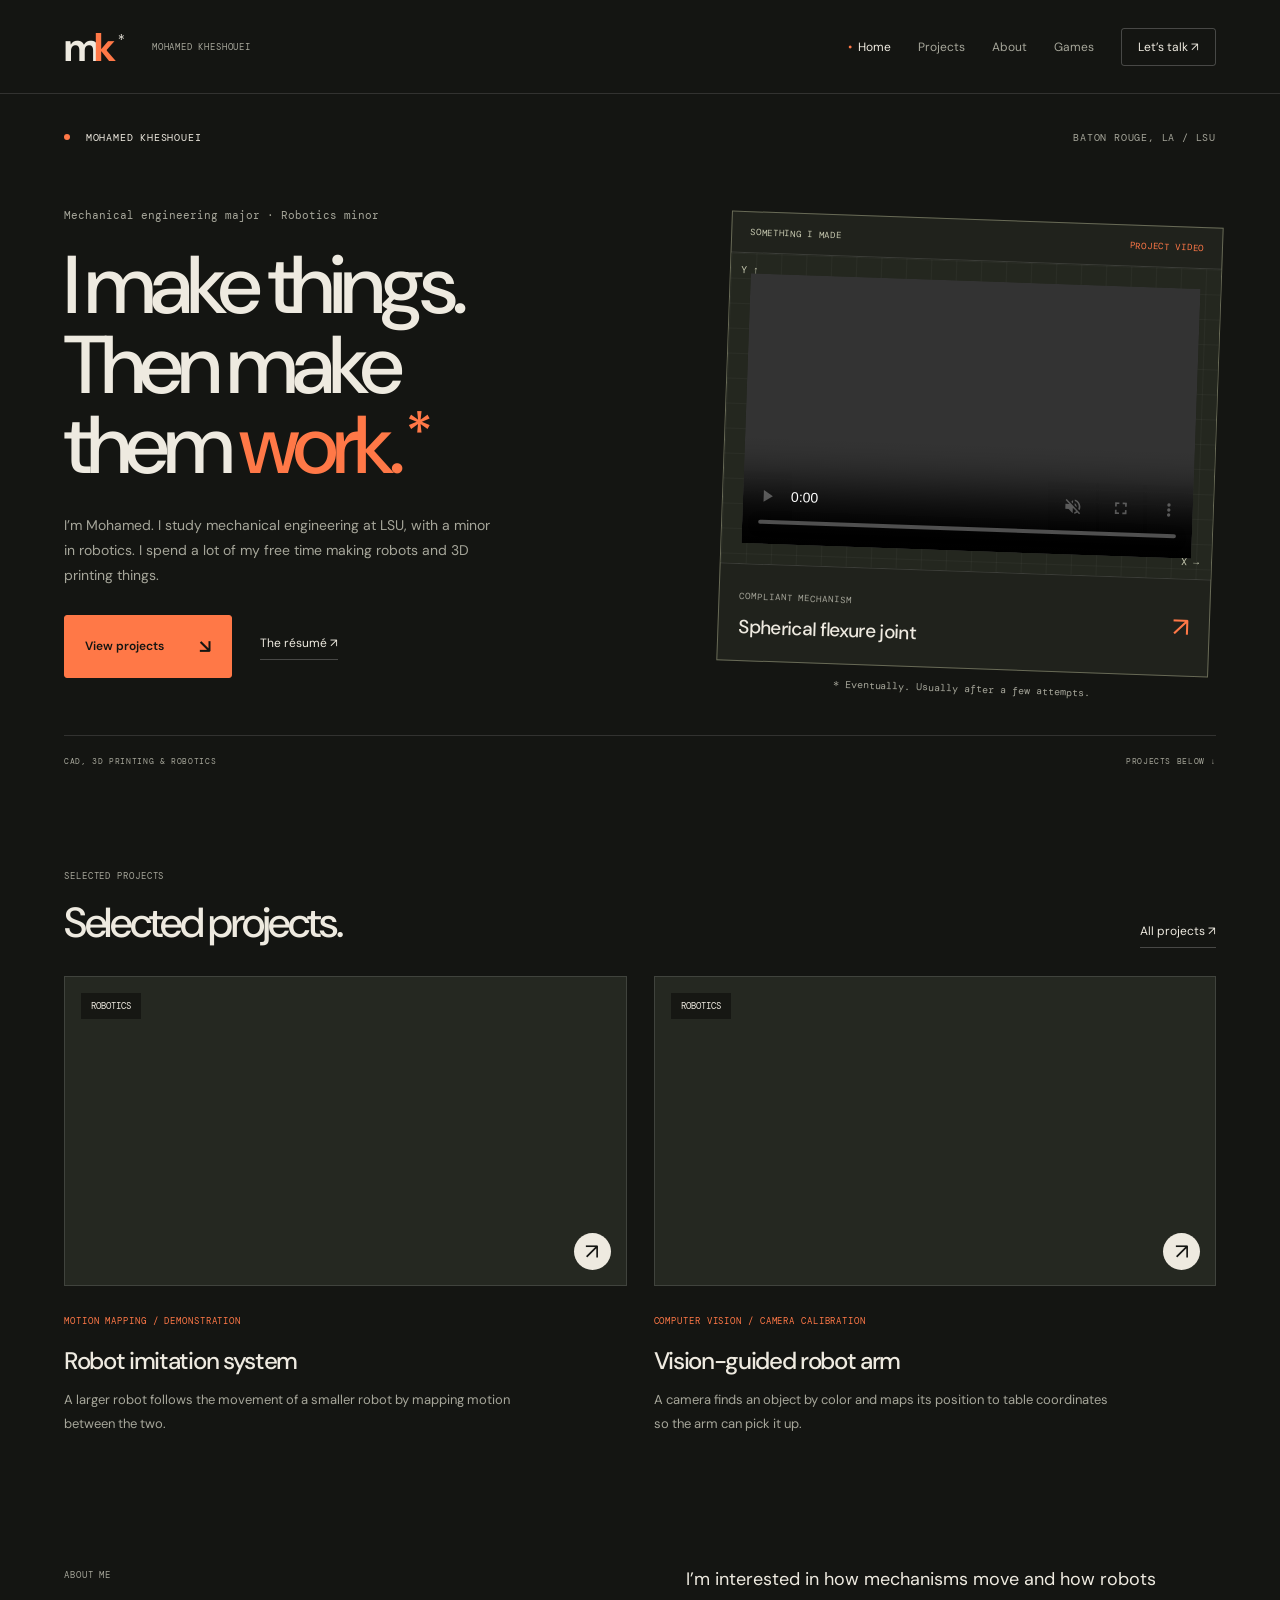
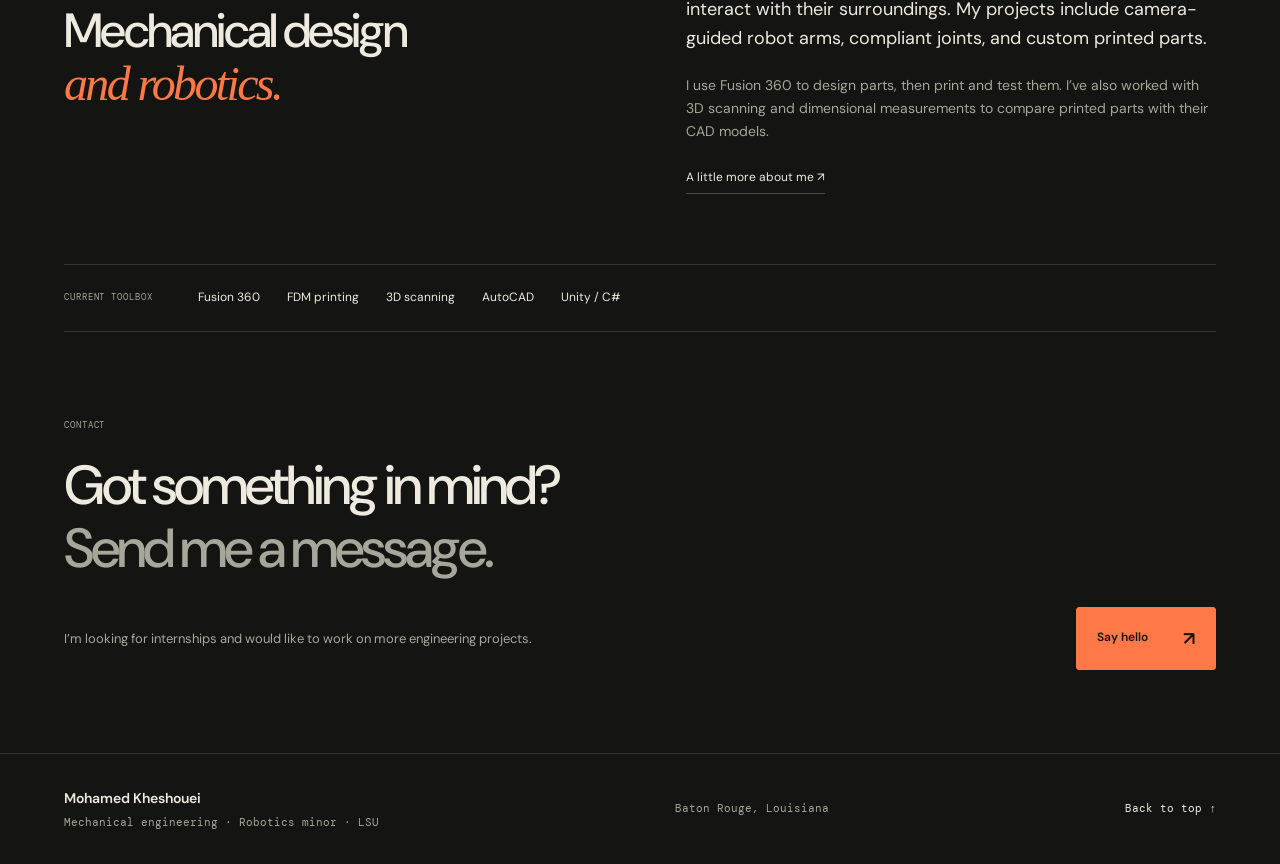
<file: Portfolio-main/index.html>
<!doctype html>
<html lang="en"><head><meta charset="utf-8"><meta name="viewport" content="width=device-width, initial-scale=1"><meta name="description" content="Mohamed Kheshouei — mechanical engineering student at LSU. Robotics minor. Projects in robotics, 3D printing, and mechanical design."><meta name="theme-color" content="#141512"><title>Mohamed Kheshouei — Making things work.</title><link href="https://fonts.googleapis.com/css2?family=DM+Sans:wght@400;500;600;700&family=DM+Mono:wght@400;500&display=swap" rel="stylesheet"><link rel="stylesheet" href="site.css"><script src="homepage-projects.js" defer></script><script src="site.js" defer></script></head><body class="home"><a class="skip-link" href="#main-content">Skip to content</a><span id="top"></span><nav class="site-nav" aria-label="Main navigation"><a class="brand" href="index.html" aria-label="Mohamed Kheshouei home">m<span>k</span><i>*</i></a><span class="nav-note">MOHAMED KHESHOUEI</span><button class="menu-toggle" aria-expanded="false" aria-controls="site-links">Menu <span>+</span></button><ul id="site-links" class="site-links"><li><a href="index.html">Home</a></li><li><a href="projects.html">Projects</a></li><li><a href="experience.html">About</a></li><li><a href="games.html">Games</a></li><li><a href="contact.html">Let’s talk ↗</a></li></ul></nav>
<main id="main-content" class="home-main">
<section class="intro-hero"><div class="hero-topline"><span><i class="status-dot"></i> MOHAMED KHESHOUEI</span><span>BATON ROUGE, LA / LSU</span></div><div class="hero-layout"><div><p class="hero-kicker">Mechanical engineering major · Robotics minor</p><h1>I make things.<br>Then make<br>them <em>work.</em><span class="asterisk">*</span></h1><p class="hero-description">I’m Mohamed. I study mechanical engineering at LSU, with a minor in robotics. I spend a lot of my free time making robots and 3D printing things.</p><div class="hero-actions"><a class="action-primary" href="#selected-work">View projects <span>↘</span></a><a class="text-link" href="output/resume/Mohamed_Kheshouei_Resume.pdf" target="_blank" rel="noopener">The résumé ↗</a></div></div><div class="bench"><div class="bench-label"><span>SOMETHING I MADE</span><span class="live-label">CONCEPT STUDY</span></div><div class="bench-visual"><video muted playsinline loop controls preload="metadata" aria-label="Spherical flexure joint concept video"><source src="assets/spherical-flexure-joint.mov">Your browser cannot play this video. <a href="assets/spherical-flexure-joint.mov">Download the flexure video</a>.</video><span class="axis axis-x">X →</span><span class="axis axis-y">Y ↑</span></div><div class="bench-caption"><div><span class="micro">COMPLIANT MECHANISM</span><h2>Spherical flexure joint</h2></div><a href="projects.html#flexure" aria-label="Explore spherical flexure joint">↗</a></div><p class="bench-note">* Eventually. Usually after a few attempts.</p></div></div><div class="hero-bottom"><span>CAD, 3D PRINTING & ROBOTICS</span><a href="#selected-work">PROJECTS BELOW ↓</a></div></section>
<section id="selected-work" class="work-section"><div class="section-heading"><div><span class="micro">SELECTED PROJECTS</span><h2>Selected projects.</h2></div><a class="text-link" href="projects.html">All projects <span>↗</span></a></div><div class="featured-grid"><a class="work-card" href="projects.html#robot"><div class="work-image robot-preview"><video muted playsinline preload="metadata" aria-label="Vision-guided robot arm preview"><source src="assets/robot-arm.mov"></video><span class="image-number">ROBOTICS</span><span class="card-arrow">↗</span></div><div class="work-copy"><span class="micro">COMPUTER VISION / CAMERA CALIBRATION</span><h3>Vision-guided robot arm</h3><p>It uses a camera to find an object by color, then moves the arm to pick it up. Getting the camera and arm to agree on where things were took some work.</p></div></a><a class="work-card" href="projects.html#fidget"><div class="work-image"><img src="assets/nfc-fidget-toy-1.jpg" alt="Personalized 3D printed NFC fidget toy" loading="lazy"><span class="image-number">PRODUCT DESIGN</span><span class="card-arrow">↗</span></div><div class="work-copy"><span class="micro">FDM PRINTING / EMBEDDED NFC</span><h3>NFC fidget toy</h3><p>A 3D printed fidget toy with a spring mechanism and an NFC tag inside. I wanted it to do a little more than just click.</p></div></a></div></section>
<section class="about-section"><div><span class="micro">ABOUT ME</span><h2>Mechanical design<br><em>and robotics.</em></h2></div><div class="about-copy"><p>I’m interested in how mechanisms move and how robots interact with their surroundings. My projects include camera-guided robot arms, compliant joints, and custom printed parts.</p><p>I use Fusion 360 to design parts, then print and test them. I’ve also worked with 3D scanning and dimensional measurements to compare printed parts with their CAD models.</p><a class="text-link" href="experience.html">A little more about me ↗</a></div></section>
<div class="toolbox"><span class="micro">CURRENT TOOLBOX</span><div><span>Fusion 360</span><span>FDM printing</span><span>3D scanning</span><span>AutoCAD</span><span>Unity / C#</span></div></div>
<section class="contact-cta"><span class="micro">CONTACT</span><h2>Got something in mind?<br><em>Send me a message.</em></h2><div><p>I’m looking for internships and would like to work on more engineering projects.</p><a class="action-primary" href="mailto:MohamedKheshouei@gmail.com">Say hello <span>↗</span></a></div></section></main><footer class="site-footer"><a class="footer-name" href="index.html">Mohamed Kheshouei<span>Mechanical engineering · Robotics minor · LSU</span></a><span>Baton Rouge, Louisiana</span><a href="#top">Back to top ↑</a></footer></body></html>
</file>
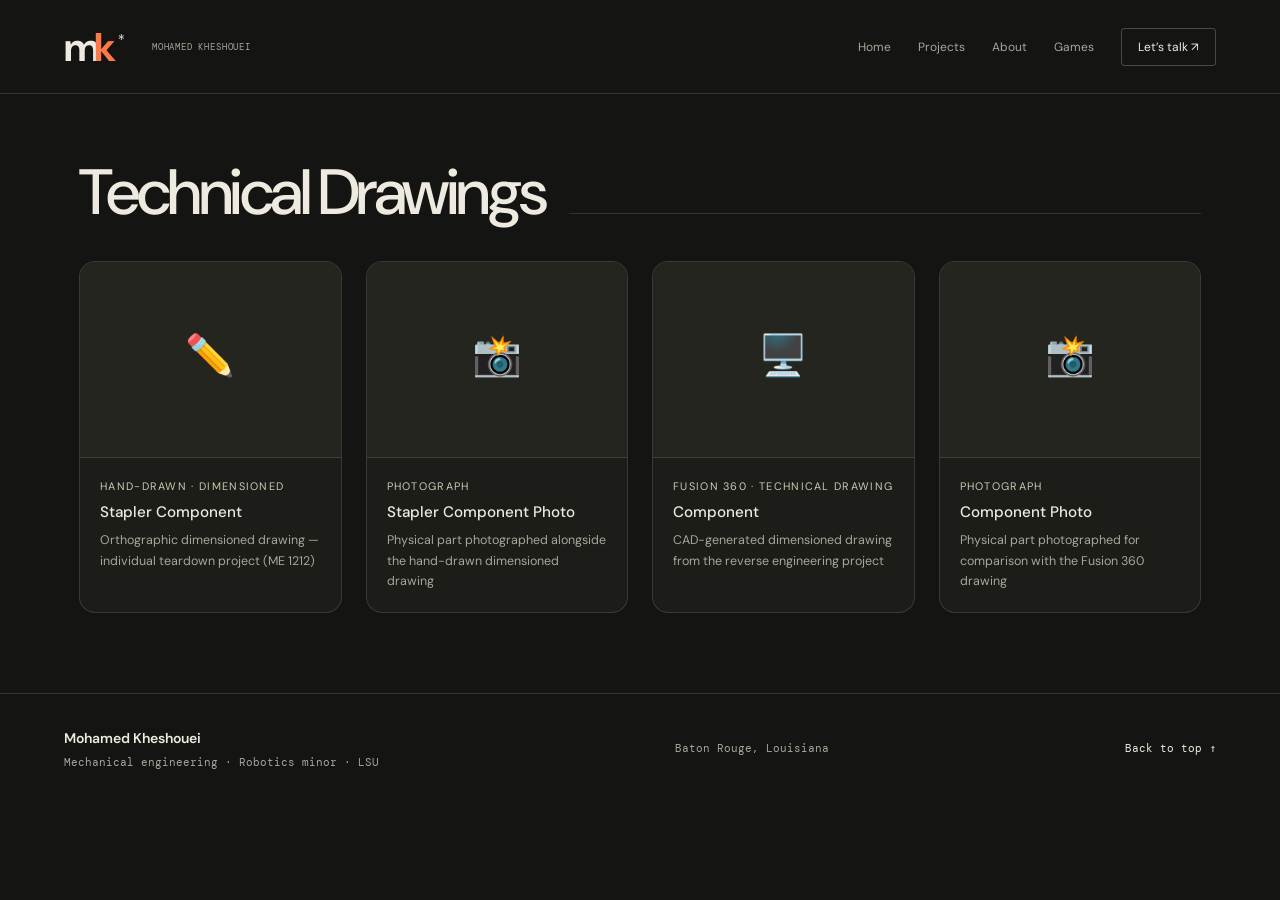
<file: Portfolio-main/drawings.html>
<!DOCTYPE html>
<html lang="en">
<head>
<meta charset="UTF-8">
<meta name="viewport" content="width=device-width, initial-scale=1.0">
<title>Drawings — Mohamed Kheshouei</title>
<link href="https://fonts.googleapis.com/css2?family=Bebas+Neue&family=DM+Sans:wght@300;400;500&family=DM+Mono:wght@400;500&display=swap" rel="stylesheet">
<style>
*, *::before, *::after { box-sizing: border-box; margin: 0; padding: 0; }
:root {
  --bg: #0e0e0e; --bg2: #161616; --bg3: #1e1e1e;
  --border: rgba(255,255,255,0.08); --border2: rgba(255,255,255,0.18);
  --text: #f0ede8; --muted: #8a8680;
  --accent: #e9c212; --accent2: #5af5c8;
}
html { scroll-behavior: smooth; }
body { background: var(--bg); color: var(--text); font-family: "DM Sans", sans-serif; font-size: 16px; line-height: 1.6; overflow-x: hidden; }
nav {
  position: fixed; top: 0; left: 0; right: 0; z-index: 100;
  display: flex; justify-content: space-between; align-items: center;
  padding: 1.1rem 3rem;
  background: rgba(14,14,14,0.9); backdrop-filter: blur(12px);
  border-bottom: 1px solid var(--border);
}
.nav-logo { font-family: "Bebas Neue", sans-serif; font-size: 1.5rem; letter-spacing: 0.1em; color: var(--accent); text-decoration: none; }
.nav-links { display: flex; gap: 2.5rem; list-style: none; }
.nav-links a { font-size: 0.75rem; font-weight: 500; letter-spacing: 0.12em; text-transform: uppercase; color: var(--muted); text-decoration: none; transition: color 0.2s; padding-bottom: 2px; border-bottom: 1px solid transparent; }
.nav-links a:hover, .nav-links a.active { color: var(--text); border-bottom-color: var(--accent); }
.hamburger { display: none; font-size: 1.4rem; cursor: pointer; color: var(--text); }
.nav-mobile { display: none; position: absolute; top: 100%; left: 0; right: 0; background: var(--bg2); flex-direction: column; list-style: none; padding: 1rem 0; border-bottom: 1px solid var(--border); }
.nav-mobile.open { display: flex; }
.nav-mobile a { display: block; padding: 0.65rem 2rem; color: var(--muted); text-decoration: none; font-size: 0.85rem; }
.page { padding: 8rem 3rem 5rem; max-width: 1200px; margin: 0 auto; }
.section-header { display: flex; align-items: baseline; gap: 1.5rem; margin-bottom: 3rem; }
.section-num { font-family: "DM Mono", monospace; font-size: 0.75rem; color: var(--accent); letter-spacing: 0.08em; }
.section-title { font-family: "Bebas Neue", sans-serif; font-size: clamp(2rem, 4vw, 3.2rem); letter-spacing: 0.04em; line-height: 1; }
.section-line { flex: 1; height: 1px; background: var(--border); }
.btn { display: inline-flex; align-items: center; gap: 0.5rem; padding: 0.75rem 1.75rem; border-radius: 0.35rem; font-size: 0.82rem; font-weight: 500; letter-spacing: 0.05em; text-decoration: none; transition: all 0.2s; cursor: pointer; border: none; }
.btn-primary { background: var(--accent); color: #0e0e0e; }
.btn-primary:hover { background: #d4ff5f; transform: translateY(-1px); }
.btn-ghost { background: transparent; color: var(--text); border: 1px solid var(--border2); }
.btn-ghost:hover { background: var(--bg3); }
footer { padding: 2rem 3rem; background: var(--bg); border-top: 1px solid var(--border); display: flex; justify-content: space-between; align-items: center; font-family: "DM Mono", monospace; font-size: 0.72rem; color: var(--muted); }
::-webkit-scrollbar { width: 5px; } ::-webkit-scrollbar-track { background: var(--bg); } ::-webkit-scrollbar-thumb { background: var(--border2); border-radius: 3px; }
.tag { font-family: "DM Mono", monospace; font-size: 0.68rem; padding: 0.25rem 0.6rem; background: var(--bg3); border: 1px solid var(--border); border-radius: 0.25rem; color: var(--muted); }
.tag.green { background: rgba(200,245,90,0.08); border-color: rgba(200,245,90,0.25); color: var(--accent); }
.tag.teal { background: rgba(90,245,200,0.08); border-color: rgba(90,245,200,0.25); color: var(--accent2); }
.tag.inf { background: rgba(245,90,90,0.08); border-color: rgba(245,90,90,0.25); color: #f55a5a; }
.tags { display: flex; flex-wrap: wrap; gap: 0.4rem; }
@media (max-width: 860px) {
  nav { padding: 1rem 1.5rem; }
  .nav-links { display: none; }
  .hamburger { display: block; }
  .page { padding: 6rem 1.5rem 4rem; }
  footer { flex-direction: column; gap: 0.5rem; text-align: center; }
}
@keyframes fadeUp { from { opacity: 0; transform: translateY(20px); } to { opacity: 1; transform: translateY(0); } }
.fade { animation: fadeUp 0.5s ease both; }
.fade2 { animation: fadeUp 0.5s ease 0.1s both; }
.fade3 { animation: fadeUp 0.5s ease 0.2s both; }

.drawings-note { background: var(--bg2); border: 1px solid rgba(90,245,200,0.2); border-left: 3px solid var(--accent2); border-radius: 0.5rem; padding: 0.9rem 1.25rem; font-size: 0.84rem; color: var(--muted); margin-bottom: 2.5rem; }
.drawings-note strong { color: var(--accent2); }
.draw-grid { display: grid; grid-template-columns: repeat(auto-fit, minmax(260px, 1fr)); gap: 1.5rem; }
.draw-card { background: var(--bg2); border: 1px solid var(--border); border-radius: 1rem; overflow: hidden; transition: border-color 0.2s; }
.draw-card:hover { border-color: var(--border2); }
.draw-ph { width: 100%; aspect-ratio: 4/3; background: var(--bg3); display: flex; flex-direction: column; align-items: center; justify-content: center; gap: 0.5rem; color: var(--muted); font-size: 2.5rem; border-bottom: 1px solid var(--border); }
.draw-ph p { font-size: 0.68rem; letter-spacing: 0.1em; text-transform: uppercase; font-weight: 500; }
.draw-info { padding: 1.25rem; }
.draw-type { font-size: 0.68rem; letter-spacing: 0.12em; text-transform: uppercase; color: var(--accent2); margin-bottom: 0.3rem; }
.draw-name { font-weight: 500; font-size: 0.95rem; margin-bottom: 0.3rem; }
.draw-note { font-size: 0.78rem; color: var(--muted); }
</style>
<link rel="stylesheet" href="site.css">
<script src="site.js" defer></script>
</head>
<body data-page="drawings"><a class="skip-link" href="#main-content">Skip to content</a><span id="top"></span>
<nav class="site-nav" aria-label="Main navigation"><a class="brand" href="index.html" aria-label="Mohamed Kheshouei home">m<span>k</span><i>*</i></a><span class="nav-note">MOHAMED KHESHOUEI</span><button class="menu-toggle" aria-expanded="false" aria-controls="site-links">Menu <span>+</span></button><ul id="site-links" class="site-links"><li><a href="index.html">Home</a></li><li><a href="projects.html">Projects</a></li><li><a href="experience.html">About</a></li><li><a href="games.html">Games</a></li><li><a href="contact.html">Let’s talk ↗</a></li></ul></nav>
<div class="page" id="main-content">
  <div class="section-header fade">
    
    <h2 class="section-title">Technical Drawings</h2>
    <div class="section-line"></div>
  </div>
<!--
  <div class="drawings-note fade2">
     <!--<strong>Note:</strong> Drawings and photos go here once uploaded. Slots are ready — just swap in your images where the placeholders are.
  </div>
-->
  <div class="draw-grid">
    
    <div class="draw-card fade2">
      <div class="draw-ph">✏️<p><!--Add your drawing--></p></div>
      <div class="draw-info">
        <div class="draw-type">Hand-Drawn · Dimensioned</div>
        <div class="draw-name">Stapler Component</div>
        <div class="draw-note">Orthographic dimensioned drawing — individual teardown project (ME 1212)</div>
      </div>
    </div>

    <div class="draw-card fade2">
      <div class="draw-ph">📸<p><!--Add photograph--></p></div>
      <div class="draw-info">
        <div class="draw-type">Photograph</div>
        <div class="draw-name">Stapler Component Photo</div>
        <div class="draw-note">Physical part photographed alongside the hand-drawn dimensioned drawing</div>
      </div>
    </div>

    <div class="draw-card fade3">
      <div class="draw-ph">🖥️<p><!--Add Fusion 360 drawing--></p></div>
      <div class="draw-info">
        <div class="draw-type">Fusion 360 · Technical Drawing</div>
        <div class="draw-name"> Component</div>
        <div class="draw-note">CAD-generated dimensioned drawing from the reverse engineering project</div>
      </div>
    </div>

    <div class="draw-card fade3">
      <div class="draw-ph">📸<p><!--Add photograph--> </p></div>
      <div class="draw-info">
        <div class="draw-type">Photograph</div>
        <div class="draw-name"> Component Photo</div>
        <div class="draw-note">Physical part photographed for comparison with the Fusion 360 drawing</div>
      </div>
    </div>

  </div>
</div>
<footer class="site-footer"><a class="footer-name" href="index.html">Mohamed Kheshouei<span>Mechanical engineering · Robotics minor · LSU</span></a><span>Baton Rouge, Louisiana</span><a href="#top">Back to top ↑</a></footer>
<script>
function toggleMenu(){document.getElementById("navMobile").classList.toggle("open");}
(function(){
  var links = document.querySelectorAll(".nav-links a");
  var page = document.body.dataset.page;
  links.forEach(function(l){ if(l.dataset.page===page) l.classList.add("active"); });
})();
</script>
</body>
</html>
</file>
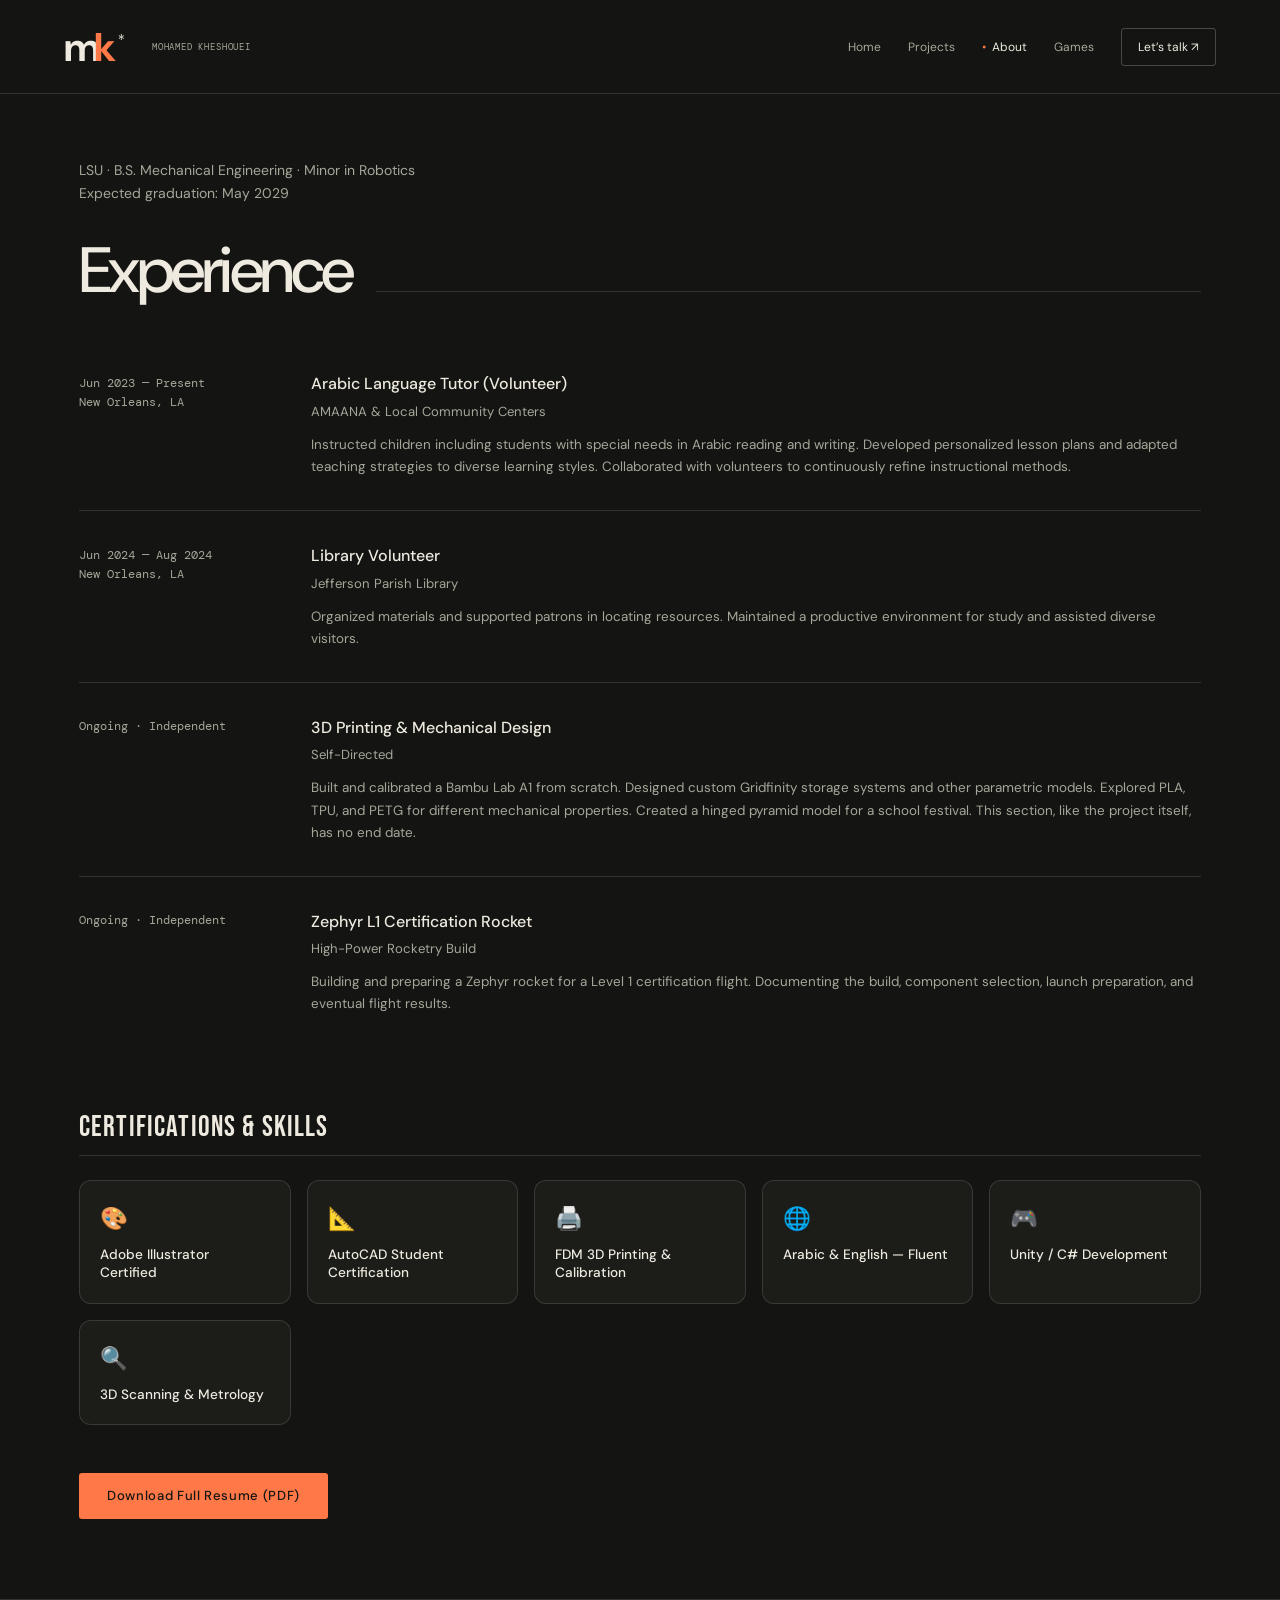
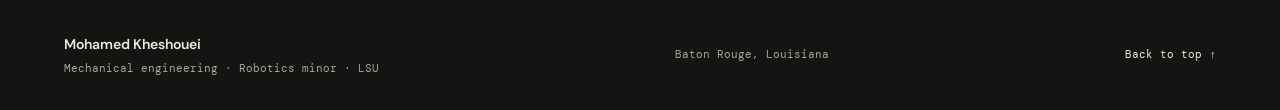
<file: Portfolio-main/experience.html>
<!DOCTYPE html>
<html lang="en">
<head>
<meta charset="UTF-8">
<meta name="viewport" content="width=device-width, initial-scale=1.0">
<title>Experience — Mohamed Kheshouei</title>
<link href="https://fonts.googleapis.com/css2?family=Bebas+Neue&family=DM+Sans:wght@300;400;500&family=DM+Mono:wght@400;500&display=swap" rel="stylesheet">
<style>
*, *::before, *::after { box-sizing: border-box; margin: 0; padding: 0; }
:root {
  --bg: #0e0e0e; --bg2: #161616; --bg3: #1e1e1e;
  --border: rgba(255,255,255,0.08); --border2: rgba(255,255,255,0.18);
  --text: #f0ede8; --muted: #8a8680;
  --accent: #e9c212; --accent2: #5af5c8;
}
html { scroll-behavior: smooth; }
body { background: var(--bg); color: var(--text); font-family: "DM Sans", sans-serif; font-size: 16px; line-height: 1.6; overflow-x: hidden; }
nav {
  position: fixed; top: 0; left: 0; right: 0; z-index: 100;
  display: flex; justify-content: space-between; align-items: center;
  padding: 1.1rem 3rem;
  background: rgba(14,14,14,0.9); backdrop-filter: blur(12px);
  border-bottom: 1px solid var(--border);
}
.nav-logo { font-family: "Bebas Neue", sans-serif; font-size: 1.5rem; letter-spacing: 0.1em; color: var(--accent); text-decoration: none; }
.nav-links { display: flex; gap: 2.5rem; list-style: none; }
.nav-links a { font-size: 0.75rem; font-weight: 500; letter-spacing: 0.12em; text-transform: uppercase; color: var(--muted); text-decoration: none; transition: color 0.2s; padding-bottom: 2px; border-bottom: 1px solid transparent; }
.nav-links a:hover, .nav-links a.active { color: var(--text); border-bottom-color: var(--accent); }
.hamburger { display: none; font-size: 1.4rem; cursor: pointer; color: var(--text); }
.nav-mobile { display: none; position: absolute; top: 100%; left: 0; right: 0; background: var(--bg2); flex-direction: column; list-style: none; padding: 1rem 0; border-bottom: 1px solid var(--border); }
.nav-mobile.open { display: flex; }
.nav-mobile a { display: block; padding: 0.65rem 2rem; color: var(--muted); text-decoration: none; font-size: 0.85rem; }
.page { padding: 8rem 3rem 5rem; max-width: 1200px; margin: 0 auto; }
.section-header { display: flex; align-items: baseline; gap: 1.5rem; margin-bottom: 3rem; }
.section-num { font-family: "DM Mono", monospace; font-size: 0.75rem; color: var(--accent); letter-spacing: 0.08em; }
.section-title { font-family: "Bebas Neue", sans-serif; font-size: clamp(2rem, 4vw, 3.2rem); letter-spacing: 0.04em; line-height: 1; }
.section-line { flex: 1; height: 1px; background: var(--border); }
.btn { display: inline-flex; align-items: center; gap: 0.5rem; padding: 0.75rem 1.75rem; border-radius: 0.35rem; font-size: 0.82rem; font-weight: 500; letter-spacing: 0.05em; text-decoration: none; transition: all 0.2s; cursor: pointer; border: none; }
.btn-primary { background: var(--accent); color: #0e0e0e; }
.btn-primary:hover { background: #d4ff5f; transform: translateY(-1px); }
.btn-ghost { background: transparent; color: var(--text); border: 1px solid var(--border2); }
.btn-ghost:hover { background: var(--bg3); }
footer { padding: 2rem 3rem; background: var(--bg); border-top: 1px solid var(--border); display: flex; justify-content: space-between; align-items: center; font-family: "DM Mono", monospace; font-size: 0.72rem; color: var(--muted); }
::-webkit-scrollbar { width: 5px; } ::-webkit-scrollbar-track { background: var(--bg); } ::-webkit-scrollbar-thumb { background: var(--border2); border-radius: 3px; }
.tag { font-family: "DM Mono", monospace; font-size: 0.68rem; padding: 0.25rem 0.6rem; background: var(--bg3); border: 1px solid var(--border); border-radius: 0.25rem; color: var(--muted); }
.tag.green { background: rgba(200,245,90,0.08); border-color: rgba(200,245,90,0.25); color: var(--accent); }
.tag.teal { background: rgba(90,245,200,0.08); border-color: rgba(90,245,200,0.25); color: var(--accent2); }
.tag.inf { background: rgba(245,90,90,0.08); border-color: rgba(245,90,90,0.25); color: #f55a5a; }
.tags { display: flex; flex-wrap: wrap; gap: 0.4rem; }
@media (max-width: 860px) {
  nav { padding: 1rem 1.5rem; }
  .nav-links { display: none; }
  .hamburger { display: block; }
  .page { padding: 6rem 1.5rem 4rem; }
  footer { flex-direction: column; gap: 0.5rem; text-align: center; }
}
@keyframes fadeUp { from { opacity: 0; transform: translateY(20px); } to { opacity: 1; transform: translateY(0); } }
.fade { animation: fadeUp 0.5s ease both; }
.fade2 { animation: fadeUp 0.5s ease 0.1s both; }
.fade3 { animation: fadeUp 0.5s ease 0.2s both; }

.exp-list { display: flex; flex-direction: column; }
.exp-item { display: grid; grid-template-columns: 200px 1fr; gap: 2rem; padding: 2rem 0; border-bottom: 1px solid var(--border); align-items: start; }
.exp-item:last-child { border-bottom: none; }
.exp-period { font-family: "DM Mono", monospace; font-size: 0.75rem; color: var(--muted); line-height: 1.6; padding-top: 0.15rem; }
.exp-title { font-size: 1rem; font-weight: 500; margin-bottom: 0.2rem; }
.exp-org { font-size: 0.82rem; color: var(--muted); margin-bottom: 0.7rem; }
.exp-desc { font-size: 0.84rem; color: var(--muted); line-height: 1.65; }
.certs-grid { display: grid; grid-template-columns: repeat(auto-fit, minmax(200px, 1fr)); gap: 1rem; margin-top: 1.5rem; }
.cert-card { background: var(--bg2); border: 1px solid var(--border); border-radius: 0.75rem; padding: 1.25rem; transition: border-color 0.2s; }
.cert-card:hover { border-color: var(--border2); }
.cert-icon { font-size: 1.4rem; margin-bottom: 0.5rem; }
.cert-name { font-size: 0.85rem; font-weight: 500; line-height: 1.35; }
.sub-header { font-family: "Bebas Neue", sans-serif; font-size: 1.8rem; letter-spacing: 0.04em; color: var(--text); margin: 3.5rem 0 0.25rem; }
.sub-line { height: 1px; background: var(--border); margin-bottom: 1.5rem; }
.resume-btn-wrap { margin: 3rem 0 0; }
@media(max-width:700px){ .exp-item{ grid-template-columns:1fr; gap:0.5rem; } }
</style>
<link rel="stylesheet" href="site.css">
<script src="site.js" defer></script>
</head>
<body data-page="experience"><a class="skip-link" href="#main-content">Skip to content</a><span id="top"></span>
<nav class="site-nav" aria-label="Main navigation"><a class="brand" href="index.html" aria-label="Mohamed Kheshouei home">m<span>k</span><i>*</i></a><span class="nav-note">MOHAMED KHESHOUEI</span><button class="menu-toggle" aria-expanded="false" aria-controls="site-links">Menu <span>+</span></button><ul id="site-links" class="site-links"><li><a href="index.html">Home</a></li><li><a href="projects.html">Projects</a></li><li><a href="experience.html">About</a></li><li><a href="games.html">Games</a></li><li><a href="contact.html">Let’s talk ↗</a></li></ul></nav>
<div class="page" id="main-content">
<p class="education-note">LSU · B.S. Mechanical Engineering · Minor in Robotics<br>Expected graduation: May 2029</p>
  <div class="section-header fade">
    
    <h2 class="section-title">Experience</h2>
    <div class="section-line"></div>
  </div>

  <div class="exp-list">
    <div class="exp-item fade2">
      <div class="exp-period">Jun 2023 — Present<br>New Orleans, LA</div>
      <div>
        <div class="exp-title">Arabic Language Tutor (Volunteer)</div>
        <div class="exp-org">AMAANA &amp; Local Community Centers</div>
        <p class="exp-desc">Instructed children including students with special needs in Arabic reading and writing. Developed personalized lesson plans and adapted teaching strategies to diverse learning styles. Collaborated with volunteers to continuously refine instructional methods.</p>
      </div>
    </div>

    <div class="exp-item fade2">
      <div class="exp-period">Jun 2024 — Aug 2024<br>New Orleans, LA</div>
      <div>
        <div class="exp-title">Library Volunteer</div>
        <div class="exp-org">Jefferson Parish Library</div>
        <p class="exp-desc">Organized materials and supported patrons in locating resources. Maintained a productive environment for study and assisted diverse visitors.</p>
      </div>
    </div>

    <div class="exp-item fade3">
      <div class="exp-period">Ongoing · Independent</div>
      <div>
        <div class="exp-title">3D Printing &amp; Mechanical Design</div>
        <div class="exp-org">Self-Directed</div>
        <p class="exp-desc">Built and calibrated a Bambu Lab A1 from scratch. Designed custom Gridfinity storage systems and other parametric models. Explored PLA, TPU, and PETG for different mechanical properties. Created a hinged pyramid model for a school festival. This section, like the project itself, has no end date.</p>
      </div>
    </div>

    <div class="exp-item fade3">
      <div class="exp-period">Ongoing · Independent</div>
      <div>
        <div class="exp-title">Zephyr L1 Certification Rocket</div>
        <div class="exp-org">High-Power Rocketry Build</div>
        <p class="exp-desc">Building and preparing a Zephyr rocket for a Level 1 certification flight. Documenting the build, component selection, launch preparation, and eventual flight results.</p>
      </div>
    </div>
  </div>

  <div class="sub-header fade">Certifications &amp; Skills</div>
  <div class="sub-line"></div>
  <div class="certs-grid fade2">
    <div class="cert-card"><div class="cert-icon">🎨</div><div class="cert-name">Adobe Illustrator Certified</div></div>
    <div class="cert-card"><div class="cert-icon">📐</div><div class="cert-name">AutoCAD Student Certification</div></div>
    <div class="cert-card"><div class="cert-icon">🖨️</div><div class="cert-name">FDM 3D Printing &amp; Calibration</div></div>
    <div class="cert-card"><div class="cert-icon">🌐</div><div class="cert-name">Arabic &amp; English — Fluent</div></div>
    <div class="cert-card"><div class="cert-icon">🎮</div><div class="cert-name">Unity / C# Development</div></div>
    <div class="cert-card"><div class="cert-icon">🔍</div><div class="cert-name">3D Scanning &amp; Metrology</div></div>
  </div>

  <div class="resume-btn-wrap fade3">
<a href="output/resume/Mohamed_Kheshouei_Resume.pdf" class="btn btn-primary" target="_blank">  Download Full Resume (PDF)</a> 
  </div>
</div>
<footer class="site-footer"><a class="footer-name" href="index.html">Mohamed Kheshouei<span>Mechanical engineering · Robotics minor · LSU</span></a><span>Baton Rouge, Louisiana</span><a href="#top">Back to top ↑</a></footer>
<script>
function toggleMenu(){document.getElementById("navMobile").classList.toggle("open");}
(function(){
  var links = document.querySelectorAll(".nav-links a");
  var page = document.body.dataset.page;
  links.forEach(function(l){ if(l.dataset.page===page) l.classList.add("active"); });
})();
</script>
</body>
</html>
</file>
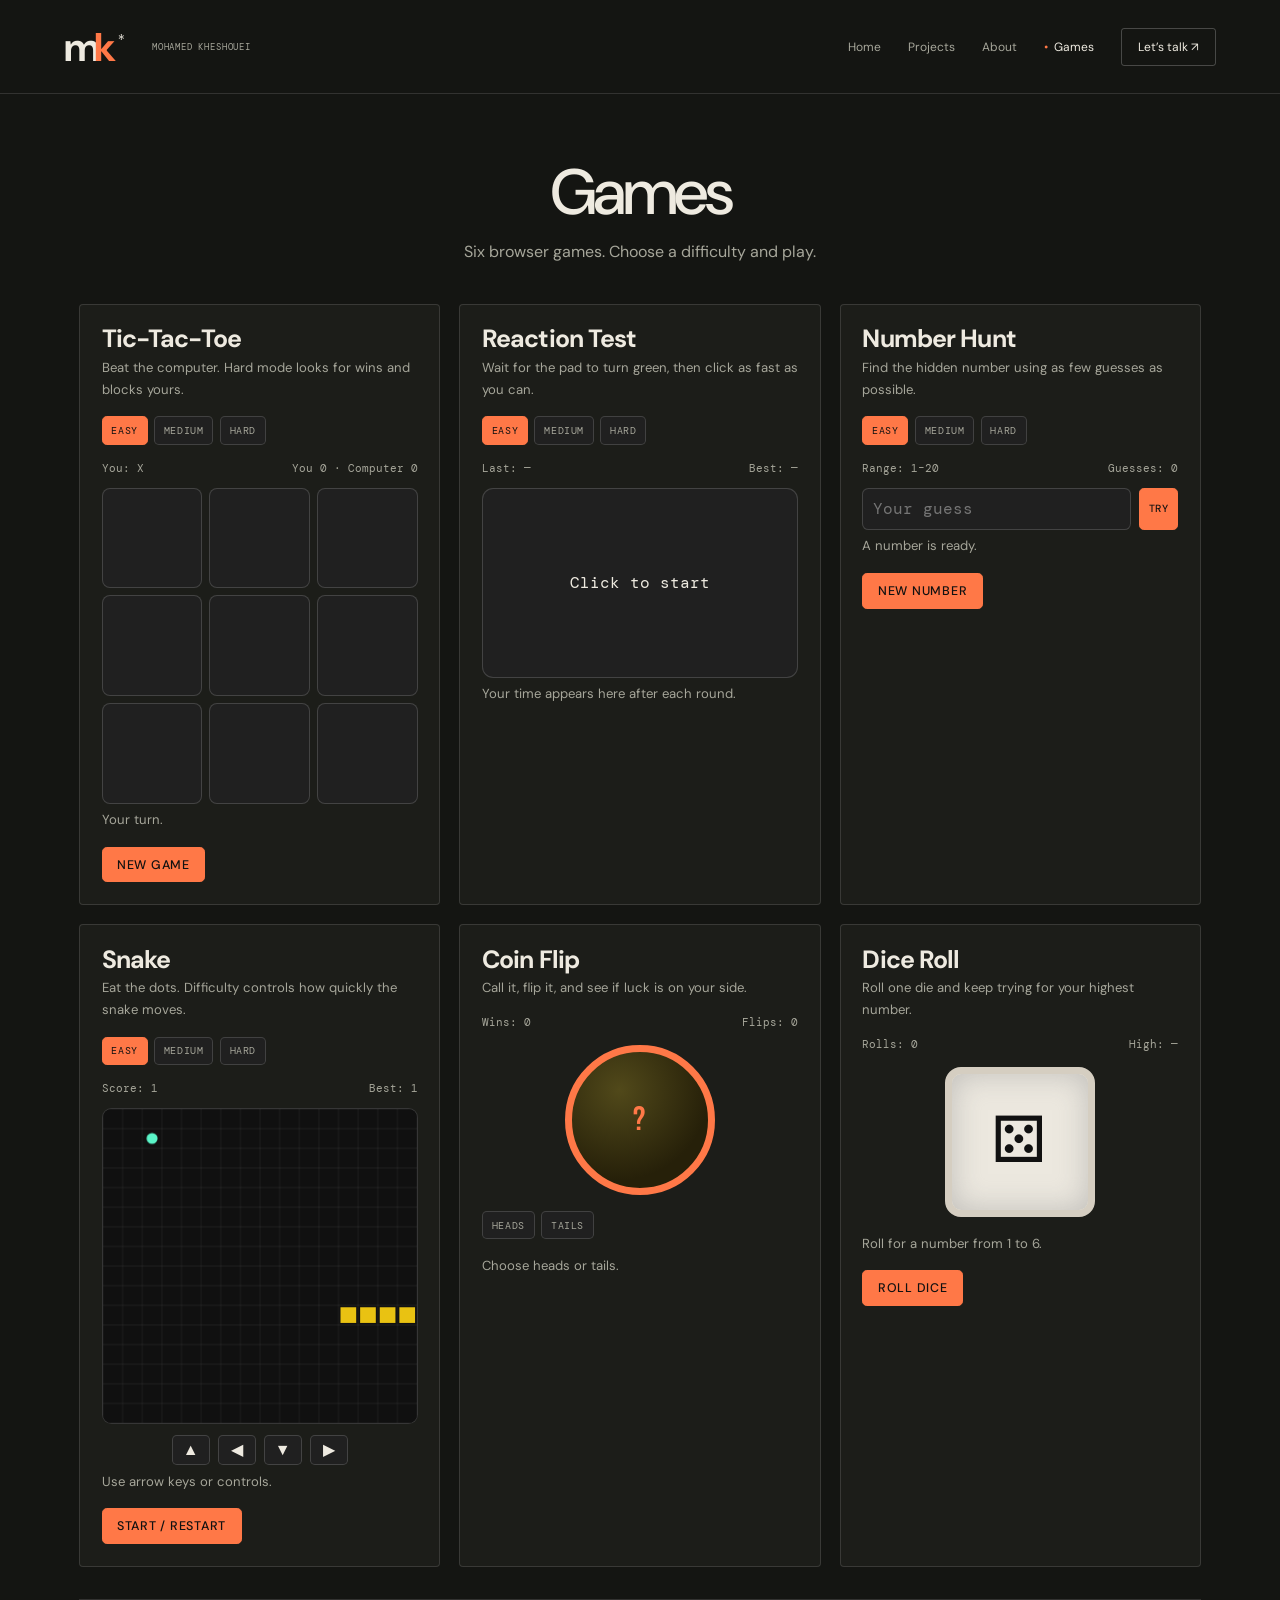
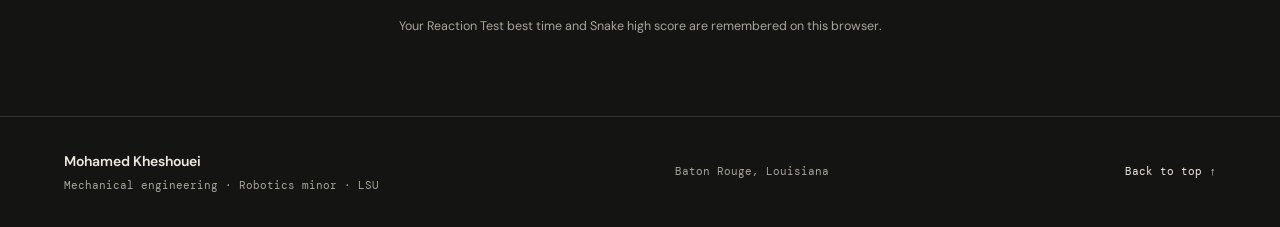
<file: Portfolio-main/games.html>
<!doctype html>
<html lang="en"><head><meta charset="utf-8"><meta name="viewport" content="width=device-width,initial-scale=1"><title>Games — Mohamed Kheshouei</title><link href="https://fonts.googleapis.com/css2?family=Bebas+Neue&family=DM+Sans:wght@300;400;500&family=DM+Mono&display=swap" rel="stylesheet"><style>
*{box-sizing:border-box;margin:0;padding:0}:root{--bg:#0e0e0e;--card:#161616;--line:#ffffff18;--text:#f0ede8;--muted:#aaa49c;--yellow:#e9c212;--mint:#5af5c8;--red:#ff756b}body{background:var(--bg);color:var(--text);font:16px/1.6 'DM Sans',sans-serif}nav{height:70px;padding:0 3rem;border-bottom:1px solid var(--line);display:flex;align-items:center;justify-content:space-between}.logo,h1,h2{font-family:'Bebas Neue',sans-serif}.logo{color:var(--yellow);font-size:1.5rem;text-decoration:none;letter-spacing:.1em}.links{display:flex;gap:1.7rem;list-style:none}.links a{color:var(--muted);text-decoration:none;font-size:.74rem;letter-spacing:.12em;text-transform:uppercase}.links a:hover,.links .active{color:var(--text);border-bottom:1px solid var(--yellow)}main{max-width:1120px;margin:auto;padding:4.7rem 1.5rem 5rem}header{text-align:center;margin-bottom:2.4rem}h1{font-size:clamp(3rem,8vw,5rem);letter-spacing:.05em;line-height:1}.sub{color:var(--muted);margin:.8rem auto 0;max-width:560px}.games{display:grid;grid-template-columns:repeat(3,1fr);gap:1.2rem}.game{background:var(--card);border:1px solid var(--line);border-radius:1rem;padding:1.35rem;min-width:0}.game h2{font-size:1.7rem;letter-spacing:.04em;line-height:1}.game p{font-size:.82rem;color:var(--muted);margin:.35rem 0 1rem}.difficulty{display:flex;gap:.4rem;margin:.75rem 0 1rem}.difficulty button,.reset,.guess-btn{border:1px solid #ffffff26;background:#202020;color:var(--muted);font:.65rem 'DM Mono';letter-spacing:.06em;text-transform:uppercase;border-radius:.3rem;padding:.42rem .55rem;cursor:pointer}.difficulty button.active{background:var(--yellow);border-color:var(--yellow);color:#111}.top{display:flex;justify-content:space-between;font:.7rem 'DM Mono';color:var(--muted);margin-bottom:.8rem}.board{display:grid;grid-template-columns:repeat(3,1fr);gap:.45rem}.cell{aspect-ratio:1;border:1px solid #ffffff28;border-radius:.5rem;background:#202020;color:var(--yellow);font:3rem/1 'Bebas Neue';cursor:pointer}.cell:hover{background:#292929}.status{min-height:1.6em;color:var(--mint);font-size:.82rem;margin:1rem 0}.reset{background:var(--yellow);border-color:var(--yellow);color:#111;font-family:'DM Sans';font-size:.78rem;font-weight:500;padding:.55rem .9rem}.reaction-pad{width:100%;height:190px;border:1px solid #ffffff28;border-radius:.7rem;background:#202020;color:var(--text);display:grid;place-items:center;text-align:center;cursor:pointer;user-select:none;font:1rem 'DM Mono';padding:1rem}.reaction-pad.wait{background:#452827;color:#ffd8d4}.reaction-pad.ready{background:#16493d;color:#e7fff7}.reaction-pad.result{background:#253943;color:#e3faff}.guess-row{display:flex;gap:.5rem}.guess-row input{width:100%;min-width:0;background:#202020;border:1px solid #ffffff28;border-radius:.4rem;color:var(--text);padding:.6rem;font:1rem 'DM Mono'}.guess-btn{background:var(--yellow);color:#111;border-color:var(--yellow);font-family:'DM Sans';font-weight:500}.snake-board{width:100%;aspect-ratio:1;border:1px solid #ffffff28;background:#101010;border-radius:.6rem;display:block;touch-action:none}.snake-controls{display:flex;justify-content:center;gap:.5rem;margin-top:.7rem}.snake-controls button{width:38px;height:30px;border:1px solid #ffffff28;background:#202020;color:var(--text);border-radius:.3rem;cursor:pointer}.coin,.die{width:150px;height:150px;margin:1rem auto;display:grid;place-items:center;text-align:center;border:7px solid var(--yellow);border-radius:50%;background:radial-gradient(circle at 35% 28%,#51491a,#262009 68%);font:2.1rem 'Bebas Neue';letter-spacing:.05em;color:var(--yellow);transition:transform .45s}.coin.flip,.die.roll{transform:rotateY(720deg) rotateX(360deg)}.die{border-radius:1rem;background:#ece8df;color:#111;border-color:#d5cec1;font-size:4rem;box-shadow:inset 0 0 30px #9998}.rules{margin-top:2rem;border-top:1px solid var(--line);padding-top:1rem;color:var(--muted);font-size:.78rem;text-align:center}@media(max-width:900px){.games{grid-template-columns:1fr 1fr}}@media(max-width:620px){nav{padding:0 1.2rem}.links{gap:.7rem}.links li:nth-child(3),.links li:nth-child(5){display:none}.games{grid-template-columns:1fr}}
</style><link rel="stylesheet" href="site.css">
<script src="site.js" defer></script>
</head><body><a class="skip-link" href="#main-content">Skip to content</a><span id="top"></span><nav class="site-nav" aria-label="Main navigation"><a class="brand" href="index.html" aria-label="Mohamed Kheshouei home">m<span>k</span><i>*</i></a><span class="nav-note">MOHAMED KHESHOUEI</span><button class="menu-toggle" aria-expanded="false" aria-controls="site-links">Menu <span>+</span></button><ul id="site-links" class="site-links"><li><a href="index.html">Home</a></li><li><a href="projects.html">Projects</a></li><li><a href="experience.html">About</a></li><li><a href="games.html">Games</a></li><li><a href="contact.html">Let’s talk ↗</a></li></ul></nav><main id="main-content"><header><h1>Games</h1><p class="sub">Six browser games. Choose a difficulty and play.</p></header><section class="games">
<article class="game"><h2>Tic-Tac-Toe</h2><p>Beat the computer. Hard mode looks for wins and blocks yours.</p><div class="difficulty" data-game="ttt"><button class="active" data-level="easy">Easy</button><button data-level="medium">Medium</button><button data-level="hard">Hard</button></div><div class="top"><span>You: X</span><span id="tttScore">You 0 · Computer 0</span></div><div class="board" id="tttBoard"></div><p class="status" id="tttStatus">Your turn.</p><button class="reset" id="tttReset">New game</button></article>
<article class="game"><h2>Reaction Test</h2><p>Wait for the pad to turn green, then click as fast as you can.</p><div class="difficulty" data-game="reaction"><button class="active" data-level="easy">Easy</button><button data-level="medium">Medium</button><button data-level="hard">Hard</button></div><div class="top"><span id="reactionLast">Last: —</span><span id="reactionBest">Best: —</span></div><button class="reaction-pad" id="reactionPad">Click to start</button><p class="status" id="reactionStatus">Your time appears here after each round.</p></article>
<article class="game"><h2>Number Hunt</h2><p>Find the hidden number using as few guesses as possible.</p><div class="difficulty" data-game="guess"><button class="active" data-level="easy">Easy</button><button data-level="medium">Medium</button><button data-level="hard">Hard</button></div><div class="top"><span id="guessRange">Range: 1–20</span><span id="guessCount">Guesses: 0</span></div><div class="guess-row"><input id="guessInput" type="number" inputmode="numeric" placeholder="Your guess"><button class="guess-btn" id="guessButton">Try</button></div><p class="status" id="guessStatus">A number is ready.</p><button class="reset" id="guessReset">New number</button></article>
<article class="game"><h2>Snake</h2><p>Eat the dots. Difficulty controls how quickly the snake moves.</p><div class="difficulty" data-game="snake"><button class="active" data-level="easy">Easy</button><button data-level="medium">Medium</button><button data-level="hard">Hard</button></div><div class="top"><span id="snakeScore">Score: 0</span><span id="snakeBest">Best: 0</span></div><canvas class="snake-board" id="snakeCanvas" width="320" height="320"></canvas><div class="snake-controls"><button data-dir="up">▲</button><button data-dir="left">◀</button><button data-dir="down">▼</button><button data-dir="right">▶</button></div><p class="status" id="snakeStatus">Use arrow keys or controls.</p><button class="reset" id="snakeReset">Start / restart</button></article>
<article class="game"><h2>Coin Flip</h2><p>Call it, flip it, and see if luck is on your side.</p><div class="top"><span id="coinWins">Wins: 0</span><span id="coinTotal">Flips: 0</span></div><div class="coin" id="coin">?</div><div class="difficulty"><button id="heads">Heads</button><button id="tails">Tails</button></div><p class="status" id="coinStatus">Choose heads or tails.</p></article>
<article class="game"><h2>Dice Roll</h2><p>Roll one die and keep trying for your highest number.</p><div class="top"><span id="diceRolls">Rolls: 0</span><span id="diceHigh">High: —</span></div><div class="die" id="die">⚄</div><p class="status" id="diceStatus">Roll for a number from 1 to 6.</p><button class="reset" id="diceButton">Roll dice</button></article>
</section><p class="rules">Your Reaction Test best time and Snake high score are remembered on this browser.</p></main><footer class="site-footer"><a class="footer-name" href="index.html">Mohamed Kheshouei<span>Mechanical engineering · Robotics minor · LSU</span></a><span>Baton Rouge, Louisiana</span><a href="#top">Back to top ↑</a></footer>
<script>
const saved=(key,fallback)=>{try{return localStorage.getItem(key)??fallback}catch{return fallback}},store=(key,value)=>{try{localStorage.setItem(key,value)}catch{}};let tttLevel='easy',reactionLevel='easy',guessLevel='easy',snakeLevel='easy',diceLevel='easy';document.querySelectorAll('.difficulty').forEach(group=>group.querySelectorAll('button').forEach(button=>button.onclick=()=>{group.querySelectorAll('button').forEach(x=>x.classList.remove('active'));button.classList.add('active');const n=button.dataset.level;if(group.dataset.game==='ttt'){tttLevel=n;startTTT()}if(group.dataset.game==='reaction'){reactionLevel=n;resetReaction()}if(group.dataset.game==='guess'){guessLevel=n;startGuess()}if(group.dataset.game==='snake'){snakeLevel=n;startSnake()}if(group.dataset.game==='dice')diceLevel=n}));
const lines=[[0,1,2],[3,4,5],[6,7,8],[0,3,6],[1,4,7],[2,5,8],[0,4,8],[2,4,6]],board=document.querySelector('#tttBoard'),tttStatus=document.querySelector('#tttStatus'),tttScore=document.querySelector('#tttScore');let cells,turn,over,you=0,cpu=0;function startTTT(){cells=Array(9).fill('');turn='X';over=false;board.innerHTML=cells.map((_,i)=>'<button class="cell" data-i="'+i+'"></button>').join('');board.querySelectorAll('.cell').forEach(x=>x.onclick=()=>playTTT(+x.dataset.i));tttStatus.textContent='Your turn.'}function winner(){const line=lines.find(q=>q.every(i=>cells[i]&&cells[i]===cells[q[0]]));return line&&cells[line[0]]}function drawTTT(){board.querySelectorAll('.cell').forEach((x,i)=>x.textContent=cells[i])}function finishTTT(){const win=winner();if(win||cells.every(Boolean)){over=true;if(win==='X'){you++;tttStatus.textContent='You win!'}else if(win==='O'){cpu++;tttStatus.textContent='Computer wins.'}else tttStatus.textContent='Draw game.';tttScore.textContent='You '+you+' · Computer '+cpu;return true}}function playTTT(i){if(over||turn!=='X'||cells[i])return;cells[i]='X';drawTTT();if(!finishTTT()){turn='O';tttStatus.textContent='Computer thinking…';setTimeout(cpuTTT,300)}}function findMove(mark){for(const i of cells.map((v,i)=>v?null:i).filter(i=>i!==null)){cells[i]=mark;if(winner()===mark){cells[i]='';return i}cells[i]=''}return null}function cpuTTT(){let open=cells.map((v,i)=>v?null:i).filter(i=>i!==null),move;if(tttLevel==='hard'){move=findMove('O');if(move===null)move=findMove('X')}if(move===undefined||move===null){if(tttLevel==='medium'&&Math.random()<.6)move=findMove('O')??findMove('X');if(move===undefined||move===null)move=open[Math.floor(Math.random()*open.length)]}cells[move]='O';drawTTT();if(!finishTTT()){turn='X';tttStatus.textContent='Your turn.'}}document.querySelector('#tttReset').onclick=startTTT;
const pad=document.querySelector('#reactionPad'),reactionStatus=document.querySelector('#reactionStatus'),reactionLast=document.querySelector('#reactionLast'),reactionBest=document.querySelector('#reactionBest');let reactionTimer,reactionStart,best=Number(saved('mk-reaction-best',0));function reactionScore(){reactionBest.textContent='Best: '+(best?best+' ms':'—')}function resetReaction(){clearTimeout(reactionTimer);reactionStart=null;pad.className='reaction-pad';pad.textContent='Click to start';reactionStatus.textContent='Your time appears here after each round.'}pad.onclick=()=>{if(reactionStart&&pad.classList.contains('ready')){const ms=Math.round(performance.now()-reactionStart);if(!best||ms<best){best=ms;store('mk-reaction-best',best)}reactionLast.textContent='Last: '+ms+' ms';reactionScore();pad.className='reaction-pad result';pad.textContent=ms+' ms — click again';reactionStart=null;reactionStatus.textContent='Your time: '+ms+' ms.';return}if(pad.classList.contains('wait')){clearTimeout(reactionTimer);pad.className='reaction-pad result';pad.textContent='Too early!';reactionStatus.textContent='Wait for green, then try again.';return}pad.className='reaction-pad wait';pad.textContent='Wait for green…';reactionStatus.textContent='Do not click yet.';const waits={easy:[1700,2700],medium:[900,1800],hard:[350,950]}[reactionLevel];reactionTimer=setTimeout(()=>{pad.className='reaction-pad ready';pad.textContent='CLICK!';reactionStart=performance.now();reactionStatus.textContent='Now!'},waits[0]+Math.random()*(waits[1]-waits[0]))};
const guessInput=document.querySelector('#guessInput'),guessStatus=document.querySelector('#guessStatus'),guessRange=document.querySelector('#guessRange'),guessCount=document.querySelector('#guessCount');let target,max,guesses;function startGuess(){max={easy:20,medium:50,hard:100}[guessLevel];target=Math.floor(Math.random()*max)+1;guesses=0;guessRange.textContent='Range: 1–'+max;guessCount.textContent='Guesses: 0';guessStatus.textContent='A number is ready.';guessInput.value='';guessInput.max=max}function makeGuess(){const n=Number(guessInput.value);if(!Number.isInteger(n)||n<1||n>max){guessStatus.textContent='Enter a whole number from 1 to '+max+'.';return}guesses++;guessCount.textContent='Guesses: '+guesses;if(n===target)guessStatus.textContent='You got it in '+guesses+' guesses!';else guessStatus.textContent=n<target?'Go higher.':'Go lower.';guessInput.select()}document.querySelector('#guessButton').onclick=makeGuess;guessInput.onkeydown=e=>{if(e.key==='Enter')makeGuess()};document.querySelector('#guessReset').onclick=startGuess;
const snakeCanvas=document.querySelector('#snakeCanvas'),ctx=snakeCanvas.getContext('2d'),snakeScore=document.querySelector('#snakeScore'),snakeBest=document.querySelector('#snakeBest'),snakeStatus=document.querySelector('#snakeStatus');let snake,food,dir,nextDir,snakeTimer,snakePoints=0,snakeHigh=Number(saved('mk-snake-best',0));function startSnake(){clearInterval(snakeTimer);snake=[[9,10],[8,10],[7,10]];food=[14,10];dir=[1,0];nextDir=[1,0];snakePoints=0;snakeScore.textContent='Score: 0';snakeBest.textContent='Best: '+snakeHigh;snakeStatus.textContent='Use arrow keys or controls.';drawSnake();snakeTimer=setInterval(stepSnake,{easy:230,medium:150,hard:90}[snakeLevel])}function drawSnake(){const size=16,w=snakeCanvas.width/size;ctx.fillStyle='#101010';ctx.fillRect(0,0,320,320);ctx.strokeStyle='#ffffff10';for(let i=0;i<=size;i++){ctx.beginPath();ctx.moveTo(i*w,0);ctx.lineTo(i*w,320);ctx.stroke();ctx.beginPath();ctx.moveTo(0,i*w);ctx.lineTo(320,i*w);ctx.stroke()}ctx.fillStyle='#e9c212';snake.forEach(([x,y])=>ctx.fillRect(x*w+2,y*w+2,w-4,w-4));ctx.fillStyle='#5af5c8';ctx.beginPath();ctx.arc(food[0]*w+w/2,food[1]*w+w/2,w*.28,0,Math.PI*2);ctx.fill()}function stepSnake(){dir=nextDir;const head=[snake[0][0]+dir[0],snake[0][1]+dir[1]];if(head[0]<0||head[0]>=16||head[1]<0||head[1]>=16||snake.some(p=>p[0]===head[0]&&p[1]===head[1])){clearInterval(snakeTimer);snakeStatus.textContent='Game over — score '+snakePoints+'.';return}snake.unshift(head);if(head[0]===food[0]&&head[1]===food[1]){snakePoints++;if(snakePoints>snakeHigh){snakeHigh=snakePoints;store('mk-snake-best',snakeHigh)}snakeScore.textContent='Score: '+snakePoints;snakeBest.textContent='Best: '+snakeHigh;do{food=[Math.floor(Math.random()*16),Math.floor(Math.random()*16)]}while(snake.some(p=>p[0]===food[0]&&p[1]===food[1]))}else snake.pop();drawSnake()}function changeDir(name){const map={up:[0,-1],down:[0,1],left:[-1,0],right:[1,0]},d=map[name];if(d[0]!==-dir[0]||d[1]!==-dir[1])nextDir=d}document.onkeydown=e=>{const map={ArrowUp:'up',ArrowDown:'down',ArrowLeft:'left',ArrowRight:'right'};if(map[e.key]){e.preventDefault();changeDir(map[e.key])}};document.querySelectorAll('[data-dir]').forEach(x=>x.onclick=()=>changeDir(x.dataset.dir));document.querySelector('#snakeReset').onclick=startSnake;
const coin=document.querySelector('#coin'),coinStatus=document.querySelector('#coinStatus'),coinWins=document.querySelector('#coinWins'),coinTotal=document.querySelector('#coinTotal');let coinWin=0,coinFlips=0;function flip(call){coin.classList.remove('flip');void coin.offsetWidth;coin.classList.add('flip');const result=Math.random()<.5?'Heads':'Tails';coin.textContent='…';setTimeout(()=>{coin.textContent=result;coinFlips++;if(result===call){coinWin++;coinStatus.textContent='You called it — '+result+'!'}else coinStatus.textContent='It was '+result+'.';coinWins.textContent='Wins: '+coinWin;coinTotal.textContent='Flips: '+coinFlips},420)}document.querySelector('#heads').onclick=()=>flip('Heads');document.querySelector('#tails').onclick=()=>flip('Tails');
const die=document.querySelector('#die'),diceRolls=document.querySelector('#diceRolls'),diceHigh=document.querySelector('#diceHigh'),diceStatus=document.querySelector('#diceStatus');let rolls=0,high=0;document.querySelector('#diceButton').onclick=()=>{die.classList.remove('roll');void die.offsetWidth;die.classList.add('roll');setTimeout(()=>{const n=Math.ceil(Math.random()*6);die.textContent=['⚀','⚁','⚂','⚃','⚄','⚅'][n-1];rolls++;high=Math.max(high,n);diceRolls.textContent='Rolls: '+rolls;diceHigh.textContent='High: '+high;diceStatus.textContent='You rolled a '+n+'.'},400)};reactionScore();startTTT();resetReaction();startGuess();startSnake();
</script></body></html>
</file>
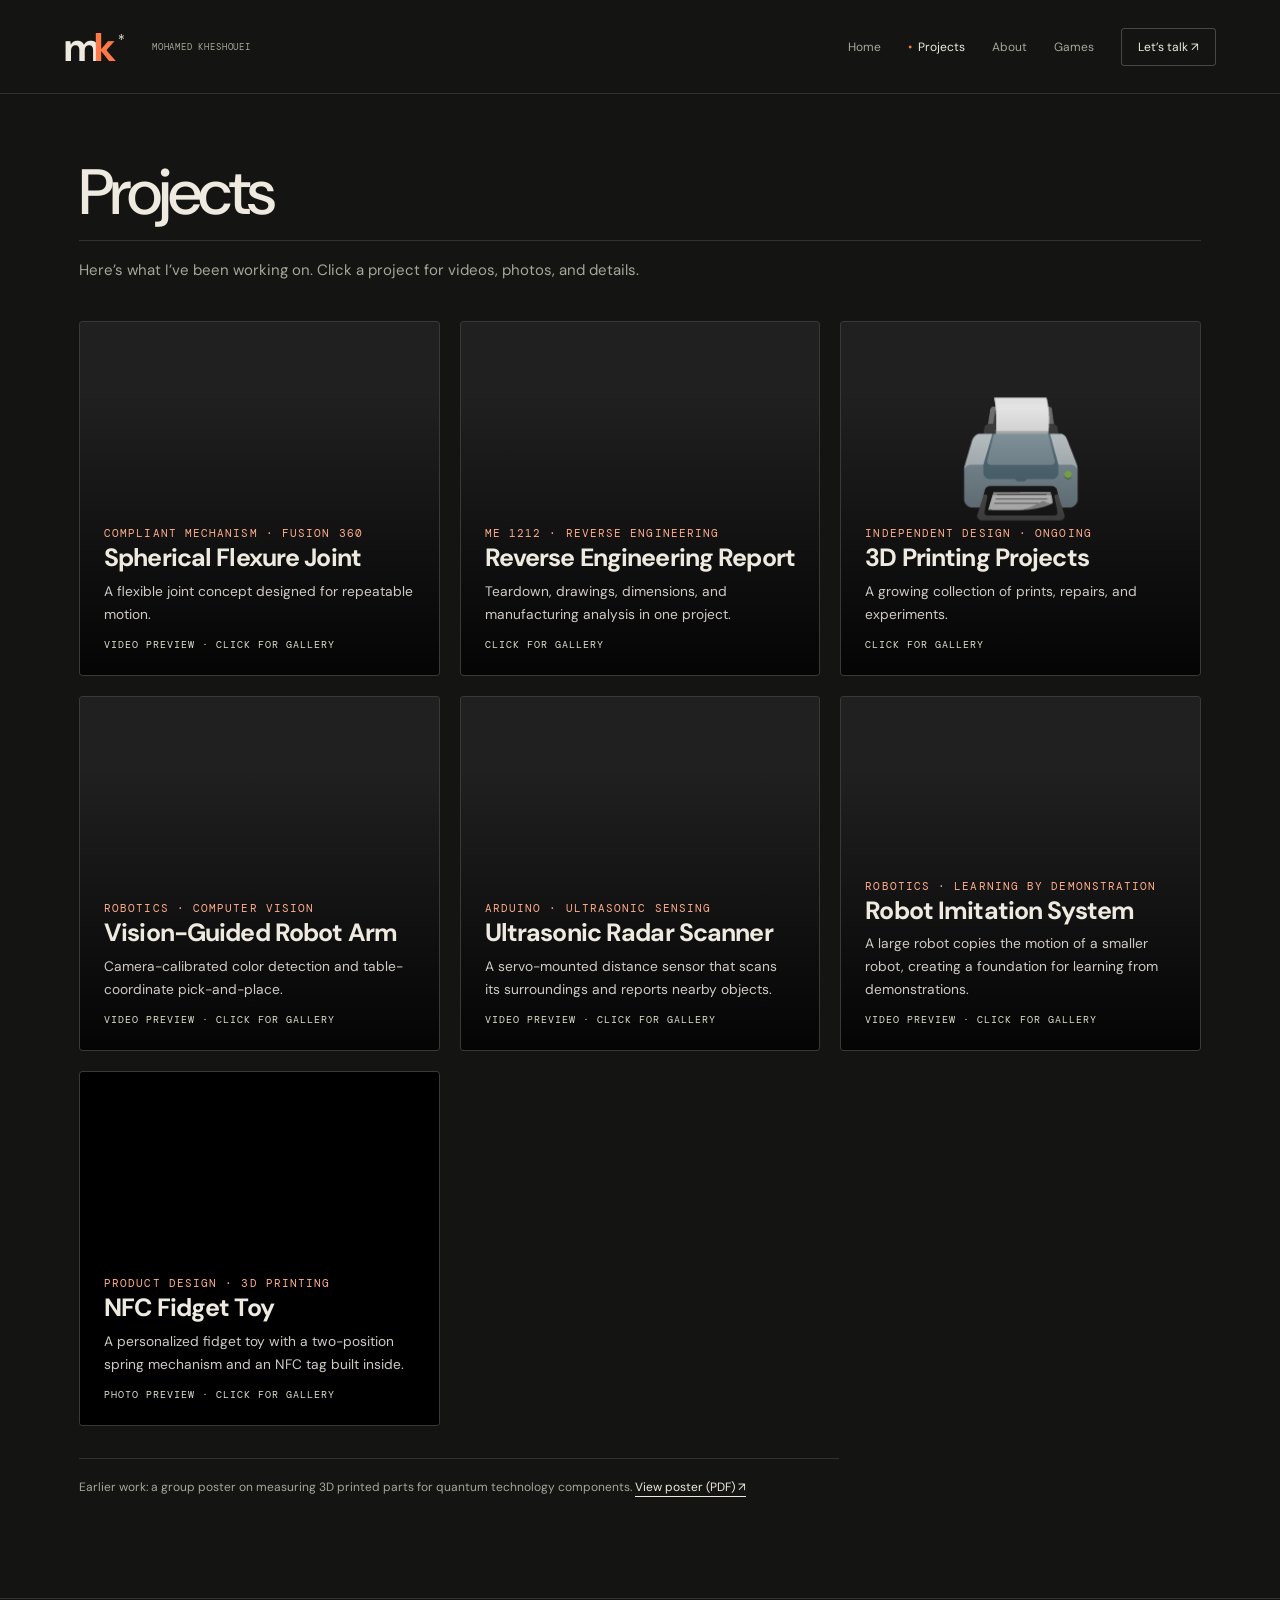
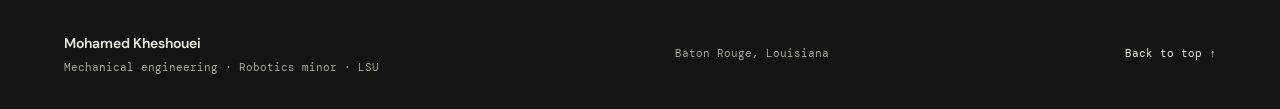
<file: Portfolio-main/projects.html>
<!doctype html>
<html lang="en">
<head>
<meta charset="utf-8"><meta name="viewport" content="width=device-width,initial-scale=1">
<title>Projects — Mohamed Kheshouei</title>
<link href="https://fonts.googleapis.com/css2?family=Bebas+Neue&family=DM+Sans:wght@300;400;500&family=DM+Mono&display=swap" rel="stylesheet">
<style>
*{box-sizing:border-box;margin:0;padding:0}:root{--bg:#0e0e0e;--card:#161616;--line:#ffffff18;--text:#f0ede8;--muted:#aaa49c;--yellow:#e9c212;--mint:#5af5c8}body{background:var(--bg);color:var(--text);font:16px/1.6 'DM Sans',sans-serif}nav{height:70px;padding:0 3rem;border-bottom:1px solid var(--line);display:flex;align-items:center;justify-content:space-between}.logo,h1,h2{font-family:'Bebas Neue',sans-serif}.logo{font-size:1.5rem;letter-spacing:.1em;color:var(--yellow);text-decoration:none}.links{display:flex;gap:1.7rem;list-style:none}.links a{font-size:.74rem;letter-spacing:.12em;text-transform:uppercase;text-decoration:none;color:var(--muted)}.links a:hover,.links .active{color:var(--text);border-bottom:1px solid var(--yellow)}main{max-width:1180px;margin:auto;padding:4.5rem 3rem}.head{display:flex;gap:1.4rem;align-items:baseline;border-bottom:1px solid var(--line);padding-bottom:.85rem}.num,.eyebrow,.hint,.tag{font:.68rem 'DM Mono',monospace;letter-spacing:.1em}.num,.eyebrow{color:var(--yellow)}h1{font-size:clamp(2.5rem,6vw,4rem);line-height:1}.intro{max-width:620px;color:var(--muted);margin:1rem 0 2.3rem}.grid{display:grid;grid-template-columns:repeat(3,1fr);gap:1.25rem}.project,.empty{min-height:355px;border:1px solid var(--line);border-radius:1rem;overflow:hidden;position:relative}.project{background:var(--card);cursor:pointer;transition:.25s}.project:hover,.project:focus{transform:translateY(-4px);border-color:#ffffff44;outline:0}.scene{position:absolute;inset:0;background:#202020;overflow:hidden}.scene video{width:100%;height:100%;object-fit:cover}.scene:after{content:'';position:absolute;inset:0;background:linear-gradient(transparent 20%,#000d)}.ring{position:absolute;left:50%;top:43%;width:145px;height:145px;border:13px solid var(--yellow);border-radius:50%;box-shadow:0 0 0 24px #e9c21220,0 0 50px #e9c21244;transform:translate(-50%,-50%) rotateX(65deg) rotateZ(-25deg)}.gridshape{position:absolute;left:50%;top:44%;width:210px;height:130px;border:2px solid var(--mint);background:repeating-linear-gradient(90deg,transparent 0 35px,#5af5c830 36px),repeating-linear-gradient(0deg,transparent 0 28px,#5af5c830 29px);transform:translate(-50%,-50%) perspective(380px) rotateX(55deg) rotateZ(-25deg)}.tool{position:absolute;left:50%;top:39%;font-size:7rem;transform:translate(-50%,-50%)}.copy{position:absolute;z-index:1;bottom:0;padding:1.5rem}.eyebrow{text-transform:uppercase;margin-bottom:.25rem}h2{font-size:2rem;line-height:1.05;letter-spacing:.03em}.summary{font-size:.86rem;color:#d0cbc5;margin-top:.45rem}.hint{color:var(--mint);text-transform:uppercase;margin-top:.75rem;font-size:.63rem}.empty{border-style:dashed;display:flex;flex-direction:column;justify-content:flex-end;padding:1.5rem;color:var(--muted)}.empty strong{font:2rem 'Bebas Neue';color:var(--text)}.modal{display:none;position:fixed;z-index:20;inset:0;padding:1.5rem;background:#000c;backdrop-filter:blur(8px);align-items:center;justify-content:center}.modal.open{display:flex}.panel{position:relative;width:min(1120px,100%);max-height:92vh;overflow:auto;background:var(--card);border:1px solid #ffffff3d;border-radius:1rem;padding:2rem}.close{position:absolute;right:1rem;top:.7rem;color:var(--text);background:none;border:0;font-size:2rem;cursor:pointer}.panel-head{padding-right:2rem}.panel h2{font-size:2.7rem;margin:.2rem 0 .8rem}.panel p{color:var(--muted)}.gallery{display:grid;grid-template-columns:155px minmax(0,1fr);gap:1rem;margin:1.5rem 0}.thumbs{display:flex;flex-direction:column;gap:.7rem;max-height:450px;overflow-y:auto;padding-right:.35rem}.thumb{height:95px;border:2px solid transparent;border-radius:.65rem;overflow:hidden;background:#101010;color:var(--muted);cursor:pointer;display:grid;place-items:center;font:700 .7rem 'DM Mono';text-align:center;padding:.4rem}.thumb.active{border-color:#1caaff}.thumb video{width:100%;height:100%;object-fit:cover}.thumb-visual{width:80%;height:65%;border:2px solid var(--mint);background:repeating-linear-gradient(90deg,transparent 0 17px,#5af5c825 18px),repeating-linear-gradient(0deg,transparent 0 14px,#5af5c825 15px)}.stage{min-height:450px;border-radius:.75rem;overflow:hidden;background:#090909;border:1px solid #ffffff16;position:relative;display:grid;place-items:center}.stage video{width:100%;height:100%;min-height:450px;object-fit:contain;background:#080808}.stage .graphic{width:100%;height:100%;min-height:450px;display:grid;place-items:center;background:radial-gradient(circle at center,#27322d,#0b0d0c 62%)}.graphic .label{font:1.6rem 'Bebas Neue';letter-spacing:.06em;color:var(--text);text-align:center}.model-canvas{display:block;width:100%;height:450px;cursor:grab;background:#0d0d0d}.model-note{position:absolute;left:1rem;bottom:1rem;background:#000a;color:#d8d4cd;padding:.45rem .7rem;border-radius:.3rem;font:.68rem 'DM Mono'}.model-download{position:absolute;right:1rem;bottom:1rem;color:var(--mint);background:#000a;padding:.45rem .7rem;border-radius:.3rem;font:.68rem 'DM Mono';text-decoration:none}.details{list-style:none;margin:1.1rem 0}.details li{padding:.3rem 0 .3rem 1.15rem;color:#d2cec8;position:relative}.details li:before{content:'→';position:absolute;left:0;color:var(--yellow)}.tags{display:flex;gap:.45rem;flex-wrap:wrap}.tag{padding:.24rem .55rem;border:1px solid #ffffff2d;border-radius:.25rem;color:var(--muted);letter-spacing:0}footer{border-top:1px solid var(--line);padding:1.5rem 3rem;color:var(--muted);display:flex;justify-content:space-between;font:.72rem 'DM Mono'}@media(max-width:900px){.grid{grid-template-columns:repeat(2,1fr)}}@media(max-width:700px){nav{padding:0 1.2rem}.links{gap:.7rem}.links li:nth-child(3),.links li:nth-child(5){display:none}main{padding:3rem 1.5rem}.grid{grid-template-columns:1fr}.gallery{grid-template-columns:1fr}.thumbs{flex-direction:row;max-height:none;overflow-x:auto;overflow-y:hidden;padding:0}.thumb{min-width:105px}.stage,.stage video,.stage .graphic,.model-canvas{min-height:280px;height:280px}.panel{padding:1.4rem}footer{padding:1.5rem;display:block;text-align:center}footer span{display:block}}
</style>
<link rel="stylesheet" href="site.css">
<script src="site.js" defer></script>
</head>
<body><a class="skip-link" href="#main-content">Skip to content</a><span id="top"></span>
<nav class="site-nav" aria-label="Main navigation"><a class="brand" href="index.html" aria-label="Mohamed Kheshouei home">m<span>k</span><i>*</i></a><span class="nav-note">MOHAMED KHESHOUEI</span><button class="menu-toggle" aria-expanded="false" aria-controls="site-links">Menu <span>+</span></button><ul id="site-links" class="site-links"><li><a href="index.html">Home</a></li><li><a href="projects.html">Projects</a></li><li><a href="experience.html">About</a></li><li><a href="games.html">Games</a></li><li><a href="contact.html">Let’s talk ↗</a></li></ul></nav>
<main id="main-content"><div class="head"><h1>Projects</h1></div><p class="intro">Here’s what I’ve been working on. Click a project for videos, photos, and details.</p><section class="grid">
<article class="project" role="button" tabindex="0" data-p="flexure"><div class="scene"><video autoplay muted loop playsinline preload="metadata"><source src="assets/spherical-flexure-joint.mov"></video></div><div class="copy"><div class="eyebrow">Compliant Mechanism · Fusion 360</div><h2>Spherical Flexure Joint</h2><p class="summary">A flexible joint concept designed for repeatable motion.</p><div class="hint">Video preview · Click for gallery</div></div></article>

<article class="project" role="button" tabindex="0" data-p="reverse"><div class="scene"><video autoplay muted loop playsinline preload="metadata" aria-label="Reverse engineering assembly animation"><source src="assets/reverse-engineering-assembly.mp4" type="video/mp4"></video></div><div class="copy"><div class="eyebrow">ME 1212 · Reverse Engineering</div><h2>Reverse Engineering Report</h2><p class="summary">Teardown, drawings, dimensions, and manufacturing analysis in one project.</p><div class="hint">Click for gallery</div></div></article>
<article class="project" role="button" tabindex="0" data-p="printing"><div class="scene"><b class="tool">🖨️</b></div><div class="copy"><div class="eyebrow">Independent Design · Ongoing</div><h2>3D Printing Projects</h2><p class="summary">A growing collection of prints, repairs, and experiments.</p><div class="hint">Click for gallery</div></div></article>
<article class="project" role="button" tabindex="0" data-p="robot"><div class="scene"><video autoplay muted loop playsinline preload="metadata"><source src="assets/robot-arm.mov"></video></div><div class="copy"><div class="eyebrow">Robotics · Computer Vision</div><h2>Vision-Guided Robot Arm</h2><p class="summary">Camera-calibrated color detection and table-coordinate pick-and-place.</p><div class="hint">Video preview · Click for gallery</div></div></article>
<article class="project" role="button" tabindex="0" data-p="radar"><div class="scene"><video autoplay muted loop playsinline preload="metadata"><source src="assets/radar-scanner.mov"></video></div><div class="copy"><div class="eyebrow">Arduino · Ultrasonic Sensing</div><h2>Ultrasonic Radar Scanner</h2><p class="summary">A servo-mounted distance sensor that scans its surroundings and reports nearby objects.</p><div class="hint">Video preview · Click for gallery</div></div></article>
<article class="project" role="button" tabindex="0" data-p="imitation"><div class="scene"><video autoplay muted loop playsinline preload="metadata"><source src="assets/robot-imitation.mov"></video></div><div class="copy"><div class="eyebrow">Robotics · Learning by Demonstration</div><h2>Robot Imitation System</h2><p class="summary">A large robot copies the motion of a smaller robot, creating a foundation for learning from demonstrations.</p><div class="hint">Video preview · Click for gallery</div></div></article>
<article class="project" role="button" tabindex="0" data-p="fidget"><div class="scene"><img src="assets/nfc-fidget-toy-1.jpg" alt="Personalized NFC fidget toy" style="width:100%;height:100%;object-fit:cover"></div><div class="copy"><div class="eyebrow">Product Design · 3D Printing</div><h2>NFC Fidget Toy</h2><p class="summary">A personalized fidget toy with a two-position spring mechanism and an NFC tag built inside.</p><div class="hint">Photo preview · Click for gallery</div></div></article>

</section><p class="project-footnote" id="quantum">Earlier work: a group poster on measuring 3D printed parts for quantum technology components. <a href="assets/quantum-components-poster.pdf" target="_blank" rel="noopener">View poster (PDF) ↗</a></p></main>
<div class="modal" id="modal"><section class="panel" role="dialog" aria-modal="true" aria-labelledby="title"><button class="close" aria-label="Close">×</button><div class="panel-head"><div class="eyebrow" id="type"></div><h2 id="title"></h2><p id="intro"></p></div><div class="gallery"><div class="thumbs" id="thumbs"></div><div class="stage" id="stage"></div></div><ul class="details" id="details"></ul><div class="tags" id="tags"></div></section></div>
<footer class="site-footer"><a class="footer-name" href="index.html">Mohamed Kheshouei<span>Mechanical engineering · Robotics minor · LSU</span></a><span>Baton Rouge, Louisiana</span><a href="#top">Back to top ↑</a></footer>
<script>
const projects={
flexure:{type:'Compliant Mechanism · Fusion 360',title:'Spherical Flexure Joint',intro:'A concept study exploring a joint that gains movement from material flexibility instead of conventional bearings or hinges.',bullets:['Modeled and iterated geometry in Fusion 360.','Explored motion range, stress concentration, and printability.','Prepared the concept for prototype testing and refinement.'],tags:['Fusion 360','Compliant Mechanisms','Design Iteration'],media:[{kind:'video',src:'assets/spherical-flexure-joint.mov',label:'Project video'},{kind:'model',label:'Interactive STL model'}]},
reverse:{type:'ME 1212 · Reverse Engineering',title:'Reverse Engineering Report',intro:'A four-person teardown of a sander, with dimensional analysis, component drawings, an assembly animation, and a final report.',bullets:['Disassembled and documented a sander with a four-person team.','Recorded components, tolerances, assembly sequence, and manufacturing processes.','Created hand-drawn and CAD dimensioned drawings with part photographs for comparison.','Contributed dimensional analysis and technical documentation.'],tags:['Reverse Engineering','Technical Drawings','Tolerancing','Technical Writing','ME 1212'],media:[{kind:'video',src:'assets/reverse-engineering-assembly.mp4',label:'Assembly video',format:'mp4'},{kind:'document',src:'assets/reverse-engineering-report.pdf',label:'Final report PDF',format:'pdf'},{kind:'document',src:'assets/reverse-engineering-presentation.pptx',label:'Presentation deck',format:'pptx'}]},
printing:{type:'Independent Design · Ongoing',title:'3D Printing Projects',intro:'A continually growing set of custom prints, design experiments, and printer work.',bullets:['Designed Gridfinity storage, hinged objects, and practical prototypes.','Built and calibrated a Bambu Lab A1.','Experimented with PLA, TPU, PETG, repairs, and parametric design.'],tags:['FDM Printing','PLA / TPU / PETG','Parametric Design','Ongoing'],media:[{kind:'graphic',label:'Print collection'},{kind:'graphic',label:'CAD and prototype'}]},
robot:{type:'Robotics · Computer Vision',title:'Vision-Guided Robot Arm',intro:'A robot-arm pick-and-place system that uses a camera to find an object by color, translate its camera position into table coordinates, and move the arm to it.',bullets:['Calibrated the camera-to-table mapping with four known robot positions and corresponding X/Y coordinates.','Used those reference points to account for the difference between a 2D camera image and real table location.','Detected the object by color in the camera feed.','Converted the detected location into robot X/Y coordinates for pick-and-place movement.'],tags:['Computer Vision','Camera Calibration','Color Detection','Robot Kinematics','Pick and Place'],media:[{kind:'video',src:'assets/robot-arm.mov',label:'Robot arm video'},{kind:'graphic',label:'Camera calibration map'}]},
radar:{type:'Arduino · Ultrasonic Sensing',title:'Ultrasonic Radar Scanner',intro:'An Arduino-based scanning sensor that sweeps an ultrasonic rangefinder with a servo to find nearby objects.',bullets:['Wired an Arduino Uno, HC-SR04 ultrasonic sensor, servo motor, and buzzer.','Programmed the servo to sweep the sensor across the surrounding area.','Measured distance with ultrasonic pulses and used the buzzer as an alert output.','Designed a custom enclosure to mount and protect the components.'],tags:['Arduino Uno','HC-SR04','Servo Motor','Ultrasonic Sensing','3D Design'],media:[{kind:'video',src:'assets/radar-scanner.mov',label:'Radar scanner video'},{kind:'image',src:'assets/radar-scanner-wiring.png',label:'Wiring diagram'},{kind:'graphic',label:'Custom enclosure CAD'}]},
imitation:{type:'Robotics · Learning by Demonstration',title:'Robot Imitation System',intro:'A large robot follows the movement of a smaller robot. The project starts with motion copying, then uses those demonstrations as training data for the larger robot to learn the behavior.',bullets:['Built a motion-copying setup where a small robot acts as the demonstration source.','Mapped the smaller robot motion to the larger robot so it can reproduce the movement.','Recorded demonstrations that can become examples for a future learning system.','Next step: train the large robot to repeat the task from observed demonstrations rather than direct copying.'],tags:['Robotics','Motion Mapping','Learning by Demonstration','Automation'],media:[{kind:'video',src:'assets/robot-imitation.mov',label:'Robot imitation video'},{kind:'graphic',label:'Small robot demonstration'},{kind:'graphic',label:'Large robot learned motion'}]},
fidget:{type:'Product Design · 3D Printing',title:'NFC Fidget Toy',intro:'A custom fidget toy that combines a personalized name, a concealed NFC tag, and a spring mechanism with two stable positions.',bullets:['Added the website name along the side of the design.','Embedded an NFC tag inside the printed body.','Designed a spring action with two stable positions for tactile fidgeting.','Caliper measurements will be added to the gallery when the measurement photo is available.'],tags:['3D Printing','NFC','Spring Mechanism','Product Design'],media:[{kind:'image',src:'assets/nfc-fidget-toy-1.jpg',label:'Fidget toy photo 1'},{kind:'image',src:'assets/nfc-fidget-toy-2.jpg',label:'Fidget toy photo 2'},{kind:'graphic',label:'Caliper measurement coming soon'}]}}
const modal=document.querySelector('#modal'),thumbs=document.querySelector('#thumbs'),stage=document.querySelector('#stage'),type=document.querySelector('#type'),title=document.querySelector('#title'),intro=document.querySelector('#intro'),details=document.querySelector('#details'),tags=document.querySelector('#tags');let cycle,activeProject;
function makeGraphic(label){return '<div class="graphic"><div class="label">'+label+'<br><span style="font: .75rem DM Mono;color:#c9cbb2">PROJECT MEDIA</span></div></div>'}
function chooseMedia(index){const item=projects[activeProject].media[index];thumbs.querySelectorAll('.thumb').forEach((el,i)=>el.classList.toggle('active',i===index));stage.innerHTML='';if(item.kind==='video'){stage.innerHTML='<video muted loop playsinline controls><source src="'+item.src+'"></video>'}else if(item.kind==='image'){stage.innerHTML='<img src="'+item.src+'" alt="'+item.label+'" style="width:100%;height:100%;min-height:450px;object-fit:contain;background:#080808">'}else if(item.kind==='document'){stage.innerHTML=item.format==='pdf'?'<iframe src="'+item.src+'" title="'+item.label+'" style="width:100%;height:100%;min-height:450px;border:0;background:white"></iframe><a class="model-download" href="'+item.src+'" target="_blank">Open PDF ↗</a>':'<div class="graphic"><div class="label">'+item.label+'<br><a href="'+item.src+'" download style="display:inline-block;margin-top:1rem;color:#c9cbb2;font: .8rem DM Mono">Download PowerPoint ↗</a></div></div>'}else if(item.kind==='model'){stage.innerHTML='<canvas class="model-canvas" id="stlCanvas" width="900" height="500"></canvas><div class="model-note">Drag to rotate</div><a class="model-download" href="assets/spherical-flexure-joint.stl" download>Download STL ↗</a>';drawSTL(document.querySelector('#stlCanvas'),'assets/spherical-flexure-joint.stl')}else stage.innerHTML=makeGraphic(item.label)}
function openProject(key){activeProject=key;const p=projects[key];type.textContent=p.type;title.textContent=p.title;intro.textContent=p.intro;details.innerHTML=p.bullets.map(x=>'<li>'+x+'</li>').join('');tags.innerHTML=p.tags.map(x=>'<span class="tag">'+x+'</span>').join('');thumbs.innerHTML=p.media.map((item,i)=>'<button class="thumb" aria-label="Show '+item.label+'">'+(item.kind==='video'?'<video muted autoplay loop playsinline preload="metadata"><source src="'+item.src+'"></video>':item.kind==='image'?'<img src="'+item.src+'" alt="'+item.label+'" style="width:100%;height:100%;object-fit:cover">':'<span class="thumb-visual">'+item.label+'</span>')+'</button>').join('');thumbs.querySelectorAll('.thumb').forEach((button,i)=>button.onclick=()=>{clearInterval(cycle);chooseMedia(i)});chooseMedia(0);clearInterval(cycle);modal.classList.add('open')}
function startCycle(){let i=0;cycle=setInterval(()=>{const len=projects[activeProject].media.length;i=(Array.from(thumbs.children).findIndex(x=>x.classList.contains('active'))+1)%len;chooseMedia(i)},6500)}
function closeModal(){clearInterval(cycle);modal.classList.remove('open');stage.querySelectorAll('video').forEach(v=>v.pause())}document.querySelectorAll('[data-p]').forEach(card=>{card.onclick=()=>openProject(card.dataset.p);card.onkeydown=e=>{if(e.key==='Enter'||e.key===' '){e.preventDefault();openProject(card.dataset.p)}}});document.querySelector('.close').onclick=closeModal;modal.onclick=e=>{if(e.target===modal)closeModal()};document.onkeydown=e=>{if(e.key==='Escape')closeModal()};
function drawSTL(canvas,url){const ctx=canvas.getContext('2d');let faces=[],rx=.55,ry=-.45,drag=false,last;function render(){const w=canvas.width,h=canvas.height;ctx.fillStyle='#0d0d0d';ctx.fillRect(0,0,w,h);if(!faces.length){ctx.fillStyle='#aaa49c';ctx.font='16px sans-serif';ctx.fillText('Loading 3D model…',24,36);return}const cr=Math.cos(rx),sr=Math.sin(rx),cy=Math.cos(ry),sy=Math.sin(ry);const pts=faces.map(f=>f.map(p=>{let x=p[0]*cy-p[2]*sy,z=p[0]*sy+p[2]*cy,y=p[1]*cr-z*sr;return [w/2+x*270,h/2-y*270,z]}));pts.sort((a,b)=>a.reduce((s,p)=>s+p[2],0)-b.reduce((s,p)=>s+p[2],0));ctx.strokeStyle='#ff7847';ctx.lineWidth=1;pts.forEach(f=>{ctx.beginPath();ctx.moveTo(f[0][0],f[0][1]);ctx.lineTo(f[1][0],f[1][1]);ctx.lineTo(f[2][0],f[2][1]);ctx.closePath();ctx.stroke()});if(canvas.isConnected && modal.classList.contains("open")) requestAnimationFrame(render)}canvas.onpointerdown=e=>{drag=true;last=e;canvas.setPointerCapture(e.pointerId)};canvas.onpointermove=e=>{if(drag){ry+=(e.clientX-last.clientX)*.01;rx+=(e.clientY-last.clientY)*.01;last=e}};canvas.onpointerup=()=>drag=false;fetch(url).then(r=>r.arrayBuffer()).then(buf=>{const view=new DataView(buf),n=view.getUint32(80,true),min=[Infinity,Infinity,Infinity],max=[-Infinity,-Infinity,-Infinity];for(let i=0;i<n;i++){let face=[];for(let j=0;j<3;j++){let o=84+i*50+12+j*12,p=[view.getFloat32(o,true),view.getFloat32(o+4,true),view.getFloat32(o+8,true)];face.push(p);for(let k=0;k<3;k++){min[k]=Math.min(min[k],p[k]);max[k]=Math.max(max[k],p[k])}}faces.push(face)}let center=min.map((v,i)=>(v+max[i])/2),scale=1/Math.max(...max.map((v,i)=>v-min[i]));faces=faces.map(f=>f.map(p=>p.map((v,i)=>(v-center[i])*scale)));render()}).catch(()=>{ctx.fillStyle='#aaa49c';ctx.font='16px sans-serif';ctx.fillText('Open the published site to view this model, or download the STL.',24,36)})}
</script></body></html>
</file>
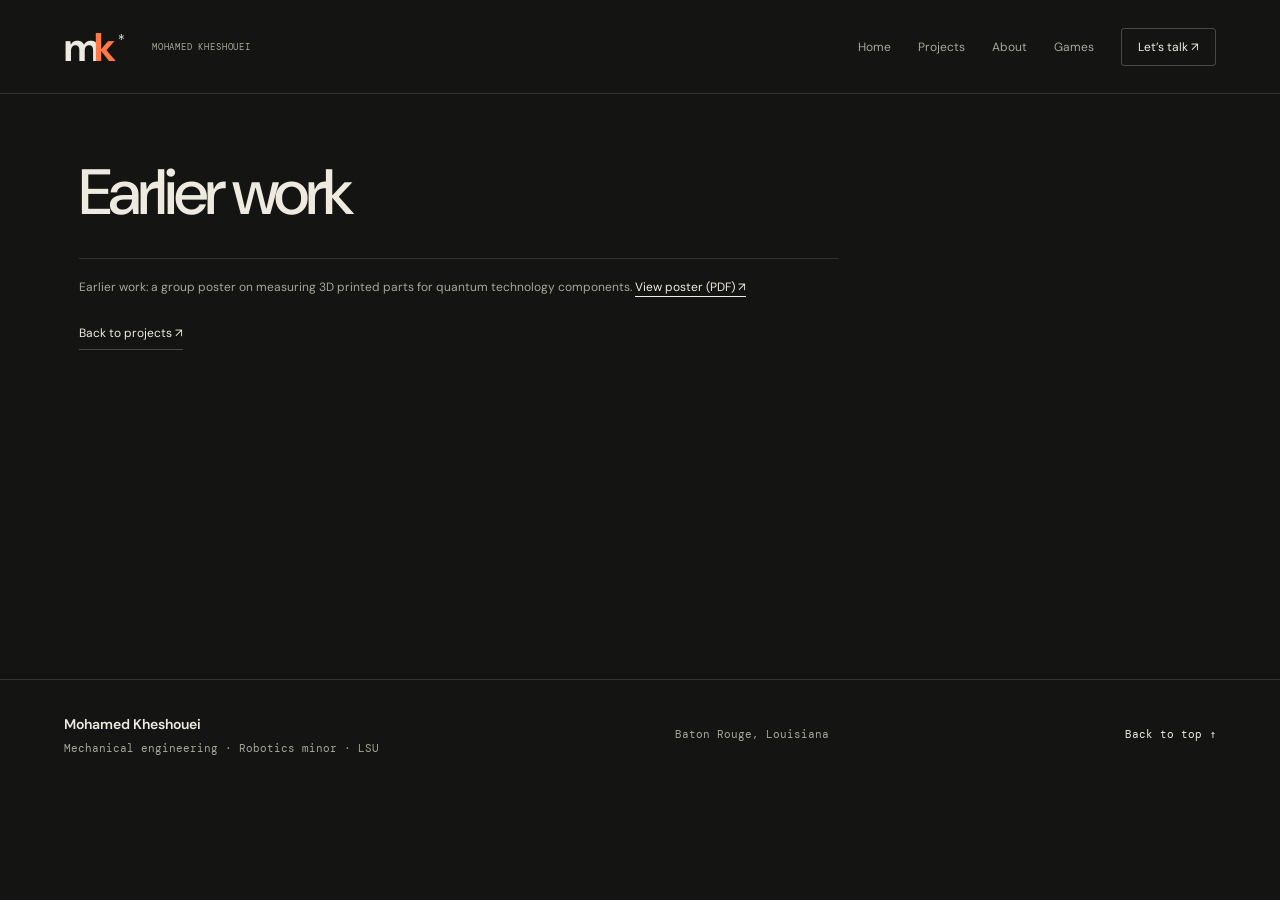
<file: Portfolio-main/research.html>
<!DOCTYPE html>
<html lang="en">
<head>
<meta charset="UTF-8">
<meta name="viewport" content="width=device-width, initial-scale=1.0">
<title>Research — Mohamed Kheshouei</title>
<link href="https://fonts.googleapis.com/css2?family=Bebas+Neue&family=DM+Sans:wght@300;400;500&family=DM+Mono:wght@400;500&display=swap" rel="stylesheet">
<style>
*, *::before, *::after { box-sizing: border-box; margin: 0; padding: 0; }
:root {
  --bg: #0e0e0e; --bg2: #161616; --bg3: #1e1e1e;
  --border: rgba(255,255,255,0.08); --border2: rgba(255,255,255,0.18);
  --text: #f0ede8; --muted: #8a8680;
  --accent: #e9c212; --accent2: #5af5c8;
}
html { scroll-behavior: smooth; }
body { background: var(--bg); color: var(--text); font-family: "DM Sans", sans-serif; font-size: 16px; line-height: 1.6; overflow-x: hidden; }
nav {
  position: fixed; top: 0; left: 0; right: 0; z-index: 100;
  display: flex; justify-content: space-between; align-items: center;
  padding: 1.1rem 3rem;
  background: rgba(14,14,14,0.9); backdrop-filter: blur(12px);
  border-bottom: 1px solid var(--border);
}
.nav-logo { font-family: "Bebas Neue", sans-serif; font-size: 1.5rem; letter-spacing: 0.1em; color: var(--accent); text-decoration: none; }
.nav-links { display: flex; gap: 2.5rem; list-style: none; }
.nav-links a { font-size: 0.75rem; font-weight: 500; letter-spacing: 0.12em; text-transform: uppercase; color: var(--muted); text-decoration: none; transition: color 0.2s; padding-bottom: 2px; border-bottom: 1px solid transparent; }
.nav-links a:hover, .nav-links a.active { color: var(--text); border-bottom-color: var(--accent); }
.hamburger { display: none; font-size: 1.4rem; cursor: pointer; color: var(--text); }
.nav-mobile { display: none; position: absolute; top: 100%; left: 0; right: 0; background: var(--bg2); flex-direction: column; list-style: none; padding: 1rem 0; border-bottom: 1px solid var(--border); }
.nav-mobile.open { display: flex; }
.nav-mobile a { display: block; padding: 0.65rem 2rem; color: var(--muted); text-decoration: none; font-size: 0.85rem; }
.page { padding: 8rem 3rem 5rem; max-width: 1200px; margin: 0 auto; }
.section-header { display: flex; align-items: baseline; gap: 1.5rem; margin-bottom: 3rem; }
.section-num { font-family: "DM Mono", monospace; font-size: 0.75rem; color: var(--accent); letter-spacing: 0.08em; }
.section-title { font-family: "Bebas Neue", sans-serif; font-size: clamp(2rem, 4vw, 3.2rem); letter-spacing: 0.04em; line-height: 1; }
.section-line { flex: 1; height: 1px; background: var(--border); }
.btn { display: inline-flex; align-items: center; gap: 0.5rem; padding: 0.75rem 1.75rem; border-radius: 0.35rem; font-size: 0.82rem; font-weight: 500; letter-spacing: 0.05em; text-decoration: none; transition: all 0.2s; cursor: pointer; border: none; }
.btn-primary { background: var(--accent); color: #0e0e0e; }
.btn-primary:hover { background: #d4ff5f; transform: translateY(-1px); }
.btn-ghost { background: transparent; color: var(--text); border: 1px solid var(--border2); }
.btn-ghost:hover { background: var(--bg3); }
footer { padding: 2rem 3rem; background: var(--bg); border-top: 1px solid var(--border); display: flex; justify-content: space-between; align-items: center; font-family: "DM Mono", monospace; font-size: 0.72rem; color: var(--muted); }
::-webkit-scrollbar { width: 5px; } ::-webkit-scrollbar-track { background: var(--bg); } ::-webkit-scrollbar-thumb { background: var(--border2); border-radius: 3px; }
.tag { font-family: "DM Mono", monospace; font-size: 0.68rem; padding: 0.25rem 0.6rem; background: var(--bg3); border: 1px solid var(--border); border-radius: 0.25rem; color: var(--muted); }
.tag.green { background: rgba(200,245,90,0.08); border-color: rgba(200,245,90,0.25); color: var(--accent); }
.tag.teal { background: rgba(90,245,200,0.08); border-color: rgba(90,245,200,0.25); color: var(--accent2); }
.tag.inf { background: rgba(245,90,90,0.08); border-color: rgba(245,90,90,0.25); color: #f55a5a; }
.tags { display: flex; flex-wrap: wrap; gap: 0.4rem; }
@media (max-width: 860px) {
  nav { padding: 1rem 1.5rem; }
  .nav-links { display: none; }
  .hamburger { display: block; }
  .page { padding: 6rem 1.5rem 4rem; }
  footer { flex-direction: column; gap: 0.5rem; text-align: center; }
}
@keyframes fadeUp { from { opacity: 0; transform: translateY(20px); } to { opacity: 1; transform: translateY(0); } }
.fade { animation: fadeUp 0.5s ease both; }
.fade2 { animation: fadeUp 0.5s ease 0.1s both; }
.fade3 { animation: fadeUp 0.5s ease 0.2s both; }

.research-card { background: var(--bg2); border: 1px solid var(--border); border-radius: 1rem; padding: 2rem; display: grid; grid-template-columns: 60px 1fr; gap: 1.75rem; align-items: start; margin-bottom: 1.5rem; transition: border-color 0.2s; }
.research-card:hover { border-color: var(--border2); }
.r-icon { width: 56px; height: 56px; background: rgba(200,245,90,0.08); border: 1px solid rgba(200,245,90,0.2); border-radius: 0.75rem; display: flex; align-items: center; justify-content: center; font-size: 1.6rem; flex-shrink: 0; }
.r-role { font-size: 0.7rem; font-weight: 500; letter-spacing: 0.12em; text-transform: uppercase; color: var(--accent); margin-bottom: 0.35rem; }
.r-title { font-size: 1.1rem; font-weight: 500; margin-bottom: 0.4rem; line-height: 1.35; }
.r-org { font-family: "DM Mono", monospace; font-size: 0.76rem; color: var(--muted); margin-bottom: 1rem; }
.r-bullets { list-style: none; display: flex; flex-direction: column; gap: 0.5rem; }
.r-bullets li { font-size: 0.86rem; color: var(--muted); padding-left: 1.1rem; position: relative; line-height: 1.65; }
.r-bullets li::before { content: "→"; position: absolute; left: 0; color: var(--accent); font-size: 0.75rem; top: 0.15em; }
.poster-badge { display: inline-flex; align-items: center; gap: 0.5rem; background: rgba(90,245,200,0.08); border: 1px solid rgba(90,245,200,0.2); color: var(--accent2); font-size: 0.72rem; font-weight: 500; letter-spacing: 0.08em; padding: 0.3rem 0.8rem; border-radius: 2rem; margin-top: 1rem; }
@media(max-width:600px){ .research-card{ grid-template-columns:1fr; } }
</style>
<link rel="stylesheet" href="site.css">
<script src="site.js" defer></script>
</head>
<body data-page="research"><a class="skip-link" href="#main-content">Skip to content</a><span id="top"></span>
<nav class="site-nav" aria-label="Main navigation"><a class="brand" href="index.html" aria-label="Mohamed Kheshouei home">m<span>k</span><i>*</i></a><span class="nav-note">MOHAMED KHESHOUEI</span><button class="menu-toggle" aria-expanded="false" aria-controls="site-links">Menu <span>+</span></button><ul id="site-links" class="site-links"><li><a href="index.html">Home</a></li><li><a href="projects.html">Projects</a></li><li><a href="experience.html">About</a></li><li><a href="games.html">Games</a></li><li><a href="contact.html">Let’s talk ↗</a></li></ul></nav>
<main class="page" id="main-content"><h1>Earlier work</h1><p class="project-footnote" id="quantum">Earlier work: a group poster on measuring 3D printed parts for quantum technology components. <a href="assets/quantum-components-poster.pdf" target="_blank" rel="noopener">View poster (PDF) ↗</a></p><a class="text-link" href="projects.html">Back to projects ↗</a></main>
<footer class="site-footer"><a class="footer-name" href="index.html">Mohamed Kheshouei<span>Mechanical engineering · Robotics minor · LSU</span></a><span>Baton Rouge, Louisiana</span><a href="#top">Back to top ↑</a></footer>
<script>
function toggleMenu(){document.getElementById("navMobile").classList.toggle("open");}
(function(){
  var links = document.querySelectorAll(".nav-links a");
  var page = document.body.dataset.page;
  links.forEach(function(l){ if(l.dataset.page===page) l.classList.add("active"); });
})();
</script>
</body>
</html>
</file>
<file: Portfolio-main/site.css>
/* Shared portfolio identity. Page-specific layouts remain in their documents. */
:root{--bg:#141512;--bg2:#1c1d19;--bg3:#24251f;--card:#1c1d19;--text:#eeeae0;--muted:#a6a69a;--accent:#ff7847;--accent2:#c9cbb2;--yellow:#ff7847;--mint:#c9cbb2;--border:#ffffff20;--border2:#ffffff38;--line:#ffffff20;--sans:'DM Sans',Arial,sans-serif;--mono:'DM Mono',monospace}
*{box-sizing:border-box}html{scroll-behavior:smooth;scroll-padding-top:105px}body{margin:0;background:var(--bg);color:var(--text);font:16px/1.65 var(--sans);overflow-x:hidden}a{color:inherit}button,input{font:inherit}button,a{-webkit-tap-highlight-color:transparent}::selection{background:var(--accent);color:var(--bg)}:focus-visible{outline:2px solid var(--accent)!important;outline-offset:5px}h1,h2,h3,p{margin:0}h1,h2,h3{font-family:var(--sans);letter-spacing:-.055em}a{text-underline-offset:5px}.skip-link{position:fixed;top:-80px;left:20px;z-index:300;background:var(--accent);color:#141512;padding:10px 20px}.skip-link:focus{top:12px}#top{position:absolute;top:0}.site-nav{position:relative;inset:auto;z-index:30;max-width:none;height:94px;padding:0 5%;display:flex;align-items:center;gap:27px;justify-content:space-between;background:var(--bg);border-bottom:1px solid var(--border);backdrop-filter:none}.brand{font:bold 40px/.9 var(--sans);letter-spacing:-6px;text-decoration:none;display:flex;align-items:center;color:var(--text)}.brand span{color:var(--accent)}.brand i{font:11px var(--mono);letter-spacing:0;margin:-20px 0 0 8px}.nav-note{font:9px var(--mono);letter-spacing:.09em;color:var(--muted);margin-right:auto}.site-links{list-style:none;display:flex;align-items:center;gap:27px;padding:0;margin:0}.site-links a{font:12px var(--sans);color:var(--muted);text-decoration:none;white-space:nowrap}.site-links a:hover,.site-links a[aria-current]{color:var(--text)}.site-links a[aria-current]::before{content:'•';color:var(--accent);margin-right:6px}.site-links li:last-child a{border:1px solid var(--border2);padding:10px 16px;border-radius:3px;color:var(--text)}.menu-toggle{display:none}.site-footer{background:var(--bg);padding:35px 5%;border-top:1px solid var(--border);display:flex;justify-content:space-between;align-items:center;gap:25px;color:var(--muted);font:11px/1.8 var(--mono)}.site-footer a{text-decoration:none}.footer-name{color:var(--text);font:600 14px var(--sans)}.footer-name span{display:block;font:11px var(--mono);color:var(--muted);margin-top:8px}.site-footer>a:last-child{color:var(--text)}
.home-main{max-width:1440px;padding:0 5%;margin:auto}.intro-hero{padding-top:37px}.hero-topline,.hero-bottom{display:flex;justify-content:space-between;gap:20px;font:10px var(--mono);letter-spacing:.08em;color:var(--muted)}.hero-topline>span:first-child{color:var(--text)}.status-dot{display:inline-block;width:6px;height:6px;background:var(--accent);border-radius:50%;margin:0 9px 1px 0}.hero-layout{display:grid;grid-template-columns:1.2fr 1fr;gap:6%;padding:62px 0 57px;align-items:center}.hero-kicker{font:11px var(--mono);color:var(--muted);margin-bottom:20px}.intro-hero h1{font-size:clamp(58px,6.4vw,92px);font-weight:500;line-height:.98;letter-spacing:-.065em}.intro-hero h1 em{font-style:normal;color:var(--accent)}.asterisk{display:inline-block;color:var(--accent);font-size:.7em;vertical-align:top;margin-left:6px}.hero-description{max-width:435px;color:var(--muted);font-size:14px;line-height:1.8;margin:27px 0}.hero-actions{display:flex;align-items:center;gap:28px}.action-primary{display:inline-flex;justify-content:space-between;align-items:center;gap:35px;padding:15px 20px;border:1px solid var(--accent);background:var(--accent);color:#141512;font-size:12px;font-weight:600;text-decoration:none;border-radius:3px;transition:background .2s,transform .2s}.action-primary:hover{background:#ff946c;transform:translateY(-2px)}.action-primary span{font-size:19px}.text-link{font-size:12px;text-decoration:none;border-bottom:1px solid var(--border2);padding-bottom:5px;display:inline-block}.text-link:hover{color:var(--accent);border-color:var(--accent)}.bench{transform:rotate(2deg);border:1px solid #686a56;background:#20221c;position:relative;margin-top:3px}.bench-label{display:flex;justify-content:space-between;gap:12px;padding:14px 18px;border-bottom:1px solid #ffffff20;font:9px var(--mono);letter-spacing:.08em;color:#c9cbb2}.live-label{color:var(--accent)}.bench-visual{height:310px;background-color:#24271f;background-image:linear-gradient(#ffffff08 1px,transparent 1px),linear-gradient(90deg,#ffffff08 1px,transparent 1px);background-size:25px 25px;position:relative;padding:20px;display:flex;justify-content:center;align-items:center}.bench-visual video{width:100%;height:100%;object-fit:contain}.axis{position:absolute;font:10px var(--mono);color:#c9cbb2;pointer-events:none}.axis-x{right:12px;bottom:10px}.axis-y{top:10px;left:10px}.bench-caption{border-top:1px solid #ffffff20;padding:17px 20px;display:flex;justify-content:space-between;align-items:center}.micro{font:9px/1.5 var(--mono);letter-spacing:.1em;color:var(--muted)}.bench-caption h2{font-size:19px;font-weight:500;margin-top:4px;letter-spacing:-.035em}.bench-caption>a{font:27px var(--sans);text-decoration:none;color:var(--accent)}.bench-note{position:absolute;top:calc(100% + 14px);font:10px var(--mono);color:var(--muted);width:100%;text-align:center}.hero-bottom{border-top:1px solid var(--border);padding:20px 0;font-size:8px}.hero-bottom a{color:var(--muted);text-decoration:none}.work-section{padding:75px 0 60px}.section-heading{display:flex;justify-content:space-between;align-items:end;margin-bottom:28px;gap:20px}.section-heading h2{font-size:42px;line-height:1.2;font-weight:500;margin-top:10px}.featured-grid{display:grid;grid-template-columns:1fr 1fr;gap:27px}.work-card{text-decoration:none;min-width:0}.work-image{height:310px;position:relative;background:#252821;overflow:hidden;border:1px solid var(--border)}.work-image img,.work-image video{width:100%;height:100%;object-fit:cover;transition:transform .35s}.work-card:hover .work-image img,.work-card:hover .work-image video{transform:scale(1.035)}.image-number{position:absolute;top:16px;left:16px;background:#141512dd;color:var(--text);font:9px var(--mono);padding:7px 10px}.card-arrow{position:absolute;right:15px;bottom:15px;border-radius:50%;background:var(--text);color:var(--bg);width:37px;height:37px;display:grid;place-items:center;font-size:22px}.work-copy{padding:20px 0 23px}.work-copy>.micro{color:var(--accent)}.work-copy h3{font-size:24px;font-weight:500;margin:8px 0}.work-copy p{font-size:13px;line-height:1.8;color:var(--muted);max-width:470px}.work-title{display:block;font:10px var(--mono);margin-top:17px;color:var(--text)}.research-strip{display:flex;align-items:center;gap:28px;border-top:1px solid var(--border);border-bottom:1px solid var(--border);padding:29px 0;margin-top:16px;text-decoration:none}.research-symbol{color:var(--accent);font-size:55px;line-height:1}.research-strip h3{font-size:23px;font-weight:500;letter-spacing:-.035em;margin:4px 0}.research-strip p{color:var(--muted);font-size:12px}.strip-arrow{margin-left:auto;font-size:30px;color:var(--accent)}.about-section{display:grid;grid-template-columns:1fr 1fr;gap:8%;padding:42px 0 70px}.about-section h2{font-size:48px;font-weight:500;line-height:1.1;margin-top:19px}.about-section h2 em{font-family:Georgia,serif;color:var(--accent);font-weight:400}.about-copy{padding-top:5px}.about-copy p{font-size:14px;color:var(--muted);margin-bottom:20px}.about-copy p:first-child{font-size:18px;color:var(--text);line-height:1.65}.about-copy .aside-note{font:11px/1.9 var(--mono);padding-left:17px;border-left:2px solid var(--accent)}.toolbox{padding:23px 0;display:flex;align-items:center;gap:45px;border-top:1px solid var(--border);border-bottom:1px solid var(--border)}.toolbox>div{display:flex;gap:27px;flex-wrap:wrap;font-size:12px;color:var(--text)}.contact-cta{padding:78px 0 83px}.contact-cta h2{font-size:clamp(32px,4.3vw,61px);font-weight:500;line-height:1.13;margin:18px 0 28px}.contact-cta h2 em{font-style:normal;color:var(--muted)}.contact-cta>div{display:flex;justify-content:space-between;align-items:center;gap:25px}.contact-cta p{font-size:13px;color:var(--muted)}
/* Carry the same typography and controls through the existing project archive. */
body:not(.home) main,body:not(.home) .page{max-width:1250px;padding:65px 5% 80px;margin:auto;min-height:65vh}body:not(.home) h1,body:not(.home) .section-title{font:500 clamp(38px,5vw,66px)/1.05 var(--sans);letter-spacing:-.055em}body:not(.home) h2{font-family:var(--sans);letter-spacing:-.035em}.section-num,.num{color:var(--accent)}.section-header{margin-bottom:35px}.intro{font-size:15px;line-height:1.8;max-width:680px}.project,.empty,.game,.research-card,.contact-link{border-radius:4px}.project h2{font-size:25px;line-height:1.15}.project:hover,.project:focus-visible{border-color:var(--accent)}.hint{color:#dedfca}.project .eyebrow{color:#ffad8c}.modal{z-index:100}.panel{border-radius:5px}.panel h2{font-size:34px}.thumb.active{border-color:var(--accent)}.empty strong{font:500 25px var(--sans);letter-spacing:-.04em}.btn{border-radius:3px}.btn-primary{background:var(--accent);color:var(--bg)}.btn-primary:hover{background:#ff946c}.game h2{font-size:25px}.contact-link:hover{border-color:var(--accent)}.fade,.fade2,.fade3{animation:none}
@media(min-width:1500px){.site-nav,.site-footer{padding-left:max(5%,calc((100% - 1296px)/2));padding-right:max(5%,calc((100% - 1296px)/2))}}
@media(max-width:1000px){.nav-note{display:none}.site-links{gap:20px}.hero-layout{gap:4%}.bench-visual{height:270px}.hero-description{font-size:13px}.hero-bottom{font-size:7px}.about-section h2{font-size:42px}.work-image{height:270px}}
@media(max-width:720px){.site-nav{height:75px;padding:0 6%}.brand{font-size:35px}.menu-toggle{display:flex;align-items:center;gap:18px;background:transparent;border:1px solid var(--border2);color:var(--text);font:12px var(--sans);padding:8px 12px}.menu-toggle span{font-size:20px}.site-links{display:none;position:absolute;top:74px;left:0;right:0;background:var(--bg2);border-bottom:1px solid var(--border2);padding:15px 6% 22px;gap:0;flex-direction:column;align-items:stretch}.site-links.open{display:flex}.site-links li{display:block!important}.site-links a{display:block;font-size:14px;padding:12px 0}.site-links li:last-child a{padding:12px;margin-top:8px}.home-main{padding:0 6%}.hero-topline{font-size:8px;gap:8px}.intro-hero{padding-top:25px}.hero-layout{grid-template-columns:1fr;padding:40px 0 60px;gap:45px}.intro-hero h1{font-size:clamp(56px,12vw,84px)}.hero-description{font-size:14px;max-width:490px}.bench{margin:0 6px}.bench-visual{height:300px}.hero-bottom{font-size:8px;line-height:1.7}.hero-bottom>span{max-width:190px}.hero-bottom>a{max-width:105px;text-align:right}.work-section{padding:50px 0 35px}.section-heading h2{font-size:32px}.section-heading .text-link{font-size:11px;white-space:nowrap}.featured-grid{grid-template-columns:1fr;gap:15px}.work-image{height:300px}.work-copy h3{font-size:25px}.research-strip{gap:16px}.research-symbol{font-size:37px}.research-strip h3{font-size:21px}.research-strip p{font-size:11px}.about-section{grid-template-columns:1fr;gap:30px;padding:32px 0 45px}.about-section h2{font-size:43px}.about-copy p:first-child{font-size:17px}.toolbox{align-items:start;gap:20px;flex-direction:column}.toolbox>div{gap:12px 23px}.contact-cta{padding:53px 0}.contact-cta>div{align-items:start;flex-direction:column;gap:24px}.site-footer{padding:28px 6%;align-items:start;flex-direction:column;text-align:left;gap:20px}.site-footer>a:last-child{align-self:flex-end;margin-top:-38px}body:not(.home) main,body:not(.home) .page{padding:44px 6% 60px}.section-header{gap:15px}.panel h2{font-size:28px}.panel{max-height:90dvh}.hero-actions{gap:24px}}
@media(prefers-reduced-motion:reduce){html{scroll-behavior:auto}*,*::before,*::after{animation:none!important;transition:none!important}}

.project-footnote{margin:32px 0 20px;padding-top:18px;border-top:1px solid var(--border);color:var(--muted);font:12px/1.8 var(--sans);max-width:760px}.project-footnote a{color:var(--text);white-space:nowrap}.education-note{font-size:14px;color:var(--muted);margin-bottom:32px}.hero-kicker{line-height:1.7}

.bench-visual img{width:100%;height:100%;object-fit:contain}
</file>
